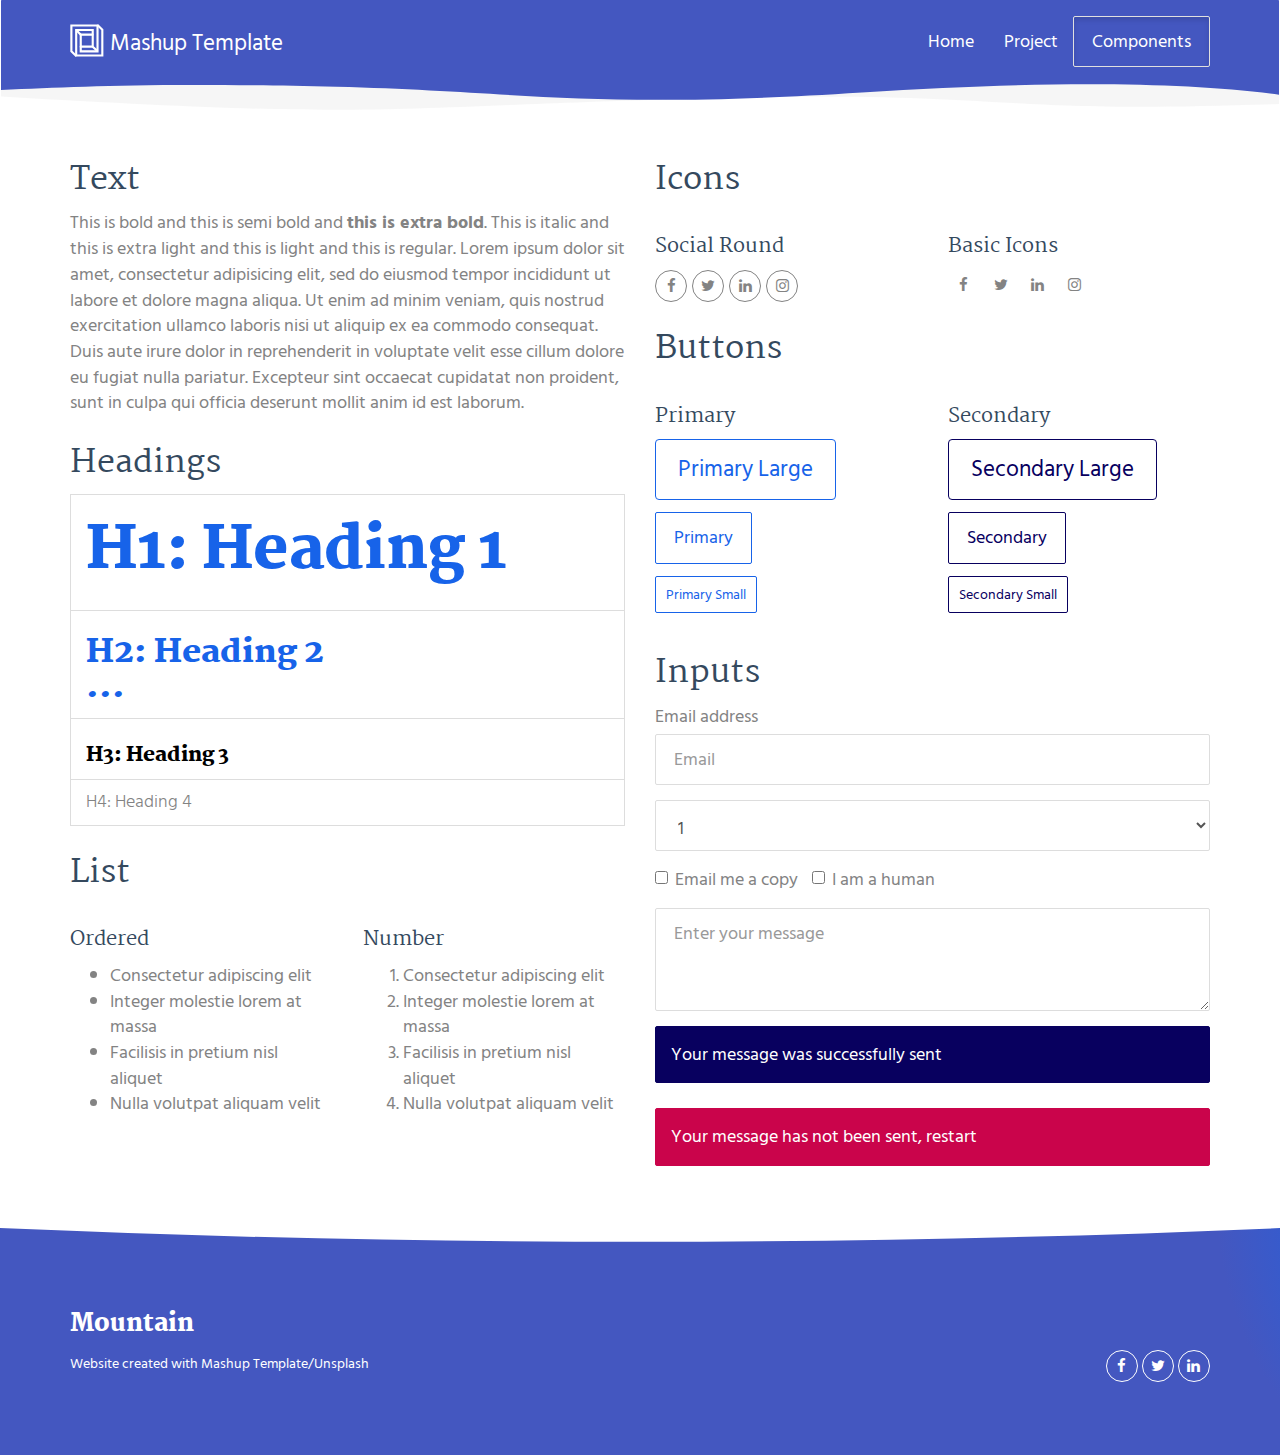
<file: components.html>
<!DOCTYPE html>
<html lang="en">

<head>
  <meta charset="UTF-8">
  <meta content="IE=edge" http-equiv="X-UA-Compatible">
  <meta content="width=device-width,initial-scale=1" name="viewport">
  <meta content="description" name="description">
  <meta name="google" content="notranslate" />
  <meta content="Mashup templates have been developped by Orson.io team" name="author">

  <!-- Disable tap highlight on IE -->
  <meta name="msapplication-tap-highlight" content="no">
  
  
  <link rel="apple-touch-icon" sizes="180x180" href="./assets/apple-icon-180x180.png">
  <link href="./assets/favicon.ico" rel="icon">

  <link href="" rel="stylesheet">


  <title>Title page</title>

<link href="./main.550dcf66.css" rel="stylesheet"></head>

<body> <!-- Add your content of header -->
<header>
  <nav class="navbar navbar-default active">
    <div class="container">
      <div class="navbar-header">
        <button type="button" class="navbar-toggle collapsed" data-toggle="collapse" data-target="#navbar-collapse" aria-expanded="false">
          <span class="sr-only">Toggle navigation</span>
          <span class="icon-bar"></span>
          <span class="icon-bar"></span>
          <span class="icon-bar"></span>
        </button>
        <a class="navbar-brand" href="./index.html" title="">
          <img src="./assets/images/mashup-icon.svg" class="navbar-logo-img" alt="">
          Mashup Template
        </a>
      </div>

      <div class="collapse navbar-collapse" id="navbar-collapse">
        <ul class="nav navbar-nav navbar-right">
          <li><a href="./index.html" title="">Home</a></li>
          <li><a href="./project.html" title="">Project</a></li>
          <li>
            <p>
              <a href="./components.html" class="btn btn-default navbar-btn" title="">Components</a>
            </p>
          </li>

        </ul>
      </div> 
    </div>
  </nav>
</header>

<!-- Add your site or app content here -->
  <div class="container">
    <div class="row">
      <div class="col-xs-12 col-md-6">

        <div class="template-example">
          <h2 class="template-title-example">Text</h2>
          <p>This is bold and this is semi bold and <b>this is extra bold</b>. This is italic and this is extra light and this is light
          and this is regular. Lorem ipsum dolor sit amet, consectetur adipisicing elit, sed do eiusmod
          tempor incididunt ut labore et dolore magna aliqua. Ut enim ad minim veniam,
          quis nostrud exercitation ullamco laboris nisi ut aliquip ex ea commodo
          consequat. Duis aute irure dolor in reprehenderit in voluptate velit esse
          cillum dolore eu fugiat nulla pariatur. Excepteur sint occaecat cupidatat non
          proident, sunt in culpa qui officia deserunt mollit anim id est laborum.
          </p>
        </div>

        <div class="template-example">
          <h2 class="template-title-example">Headings</h2>
          
          <table class="table table-bordered">
            <tr><td><h1>H1: Heading 1</h1></td></tr>
            <tr><td><h2>H2: Heading 2</h2></td></tr>
            <tr><td><h3>H3: Heading 3</h3></td></tr>
            <tr><td><h4>H4: Heading 4</h4></td></tr>
          </table>
        </div>

        <div class="template-example">
          <h2 class="template-title-example">List</h2>
          <div class="row">
            <div class="col-md-6">
              <h3 class="template-title-example">Ordered</h3>
              <ul>
                <li>Consectetur adipiscing elit</li>
                <li>Integer molestie lorem at massa</li>
                <li>Facilisis in pretium nisl aliquet</li>
                <li>Nulla volutpat aliquam velit</li>
              </ul>
            </div>
            <div class="col-md-6">
              <h3 class="template-title-example">Number</h3>
              <ol>
                <li>Consectetur adipiscing elit</li>
                <li>Integer molestie lorem at massa</li>
                <li>Facilisis in pretium nisl aliquet</li>
                <li>Nulla volutpat aliquam velit</li>
              </ol>
            </div>
          </div>
        </div>

        
      </div>

      <div class="col-xs-12 col-md-6">
        <div class="template-example">
          <h2 class="template-title-example">Icons</h2>
          
          <div class="row">
            <div class="col-md-6">
              <h3 class="template-title-example">Social Round</h2>
              <ul class="list-icons">
                <li>
                  <a href="" class="social-round-icon fa-icon">
                    <i class="fa fa-facebook"></i>
                  </a>
                </li>
                <li>
                  <a href="" class="social-round-icon fa-icon">
                    <i class="fa fa-twitter"></i>
                  </a>
                </li>
                <li>
                  <a href="" class="social-round-icon fa-icon">
                    <i class="fa fa-linkedin"></i>
                  </a>
                </li>
                <li>
                  <a href="" class="social-round-icon fa-icon">
                    <i class="fa fa-instagram"></i>
                  </a>
                </li>
              </ul>
            </div>
            <div class="col-md-6">
               <h3 class="template-title-example">Basic Icons</h2>
                <ul class="list-icons">
                  <li>
                    <span class="fa-icon">
                      <i class="fa fa-facebook"></i>
                    </span>
                  </li>
                  <li>
                    <span class="fa-icon">
                      <i class="fa fa-twitter"></i>
                    </span>
                  </li>
                  <li>
                    <span class="fa-icon">
                      <i class="fa fa-linkedin"></i>
                    </span>
                  </li>
                  <li>
                    <span class="fa-icon">
                      <i class="fa fa-instagram"></i>
                    </span>
                  </li>
                </ul>
            </div>

          </div>


          


        </div>

        <div class="template-example">
          <h2 class="template-title-example">Buttons</h2>
          <div class="row">
            <div class="col-md-6">
              <h3 class="template-title-example">Primary</h2>
              <div class="row">
                  <div class="col-md-6">
                  <p><a href="" class="btn btn-primary btn-lg">Primary Large</a></p>
                  <p><a href="" class="btn btn-primary">Primary </a></p>
                  <p><a href="" class="btn btn-primary btn-sm">Primary Small</a></p>
                </div>
              </div>

            </div>

            <div class="col-md-6">
              <h3 class="template-title-example">Secondary</h2>
              <div class="row">
                  <div class="col-md-6">
                  <p><a href="" class="btn btn-info btn-lg">Secondary Large</a></p>
                  <p><a href="" class="btn btn-info">Secondary </a></p>
                  <p><a href="" class="btn btn-info btn-sm">Secondary Small</a></p>
                </div>
              </div>
            </div>
          </div>
        </div>
        
        <div class="template-example">
          <h2 class="template-title-example">Inputs</h2>

            <div class="form-group">
              <label for="exampleInputEmail1">Email address</label>
              <input type="email" class="form-control" id="exampleInputEmail1" placeholder="Email">
            </div>

            <div class="form-group">
              <select class="form-control">
                <option>1</option>
                <option>2</option>
                <option>3</option>
                <option>4</option>
                <option>5</option>
              </select>
            </div>

            <div class="form-group">
              <label class="checkbox-inline">
                <input 
                type="checkbox" id="inlineCheckbox1" value="option1"> Email me a copy
              </label>
              <label class="checkbox-inline">
                <input type="checkbox" id="inlineCheckbox2" value="option2"> I am a human
              </label>
            </div>

            <div class="form-group">
              <textarea class="form-control" rows="3" placeholder="Enter your message"></textarea>
            </div>
            
            <div class="alert alert-success" role="alert">Your message was successfully sent</div>
            <div class="alert alert-danger" role="alert">Your message has not been sent, restart</div>
        </div>




      </div>
    </div>
  </div>

<footer class="footer-container white-text-container">
  <div class="container">
    <div class="row">

     
      <div class="col-xs-12">
        <h3>Mountain</h3>

        <div class="row">
          <div class="col-xs-12 col-sm-7">
            <p><small>Website created with <a href="http://www.mashup-template.com/" title="Create website with free html template">Mashup Template</a>/<a href="https://www.unsplash.com/" title="Beautiful Free Images">Unsplash</a></small>
            </p>
          </div>
          <div class="col-xs-12 col-sm-5">
            <p class="text-right">
              <a href="https://facebook.com/" class="social-round-icon white-round-icon fa-icon" title="">
                <i class="fa fa-facebook" aria-hidden="true"></i>
              </a>
              <a href="https://twitter.com/" class="social-round-icon white-round-icon fa-icon" title="">
                <i class="fa fa-twitter" aria-hidden="true"></i>
              </a>
              <a href="https://www.linkedin.com/" class="social-round-icon white-round-icon fa-icon" title="">
                <i class="fa fa-linkedin" aria-hidden="true"></i>
              </a>
            </p>
          </div>
        </div>
        
        
      </div>
    </div>
  </div>
</footer>

<script>
  document.addEventListener("DOMContentLoaded", function (event) {
    navActivePage();
    scrollRevelation('.reveal');
  });
</script>

<!-- Google Analytics: change UA-XXXXX-X to be your site's ID 

<script>
  (function (i, s, o, g, r, a, m) {
    i['GoogleAnalyticsObject'] = r; i[r] = i[r] || function () {
      (i[r].q = i[r].q || []).push(arguments)
    }, i[r].l = 1 * new Date(); a = s.createElement(o),
      m = s.getElementsByTagName(o)[0]; a.async = 1; a.src = g; m.parentNode.insertBefore(a, m)
  })(window, document, 'script', '//www.google-analytics.com/analytics.js', 'ga');
  ga('create', 'UA-XXXXX-X', 'auto');
  ga('send', 'pageview');
</script>

--> <script type="text/javascript" src="./main.0cf8b554.js"></script></body>

</html>
</file>
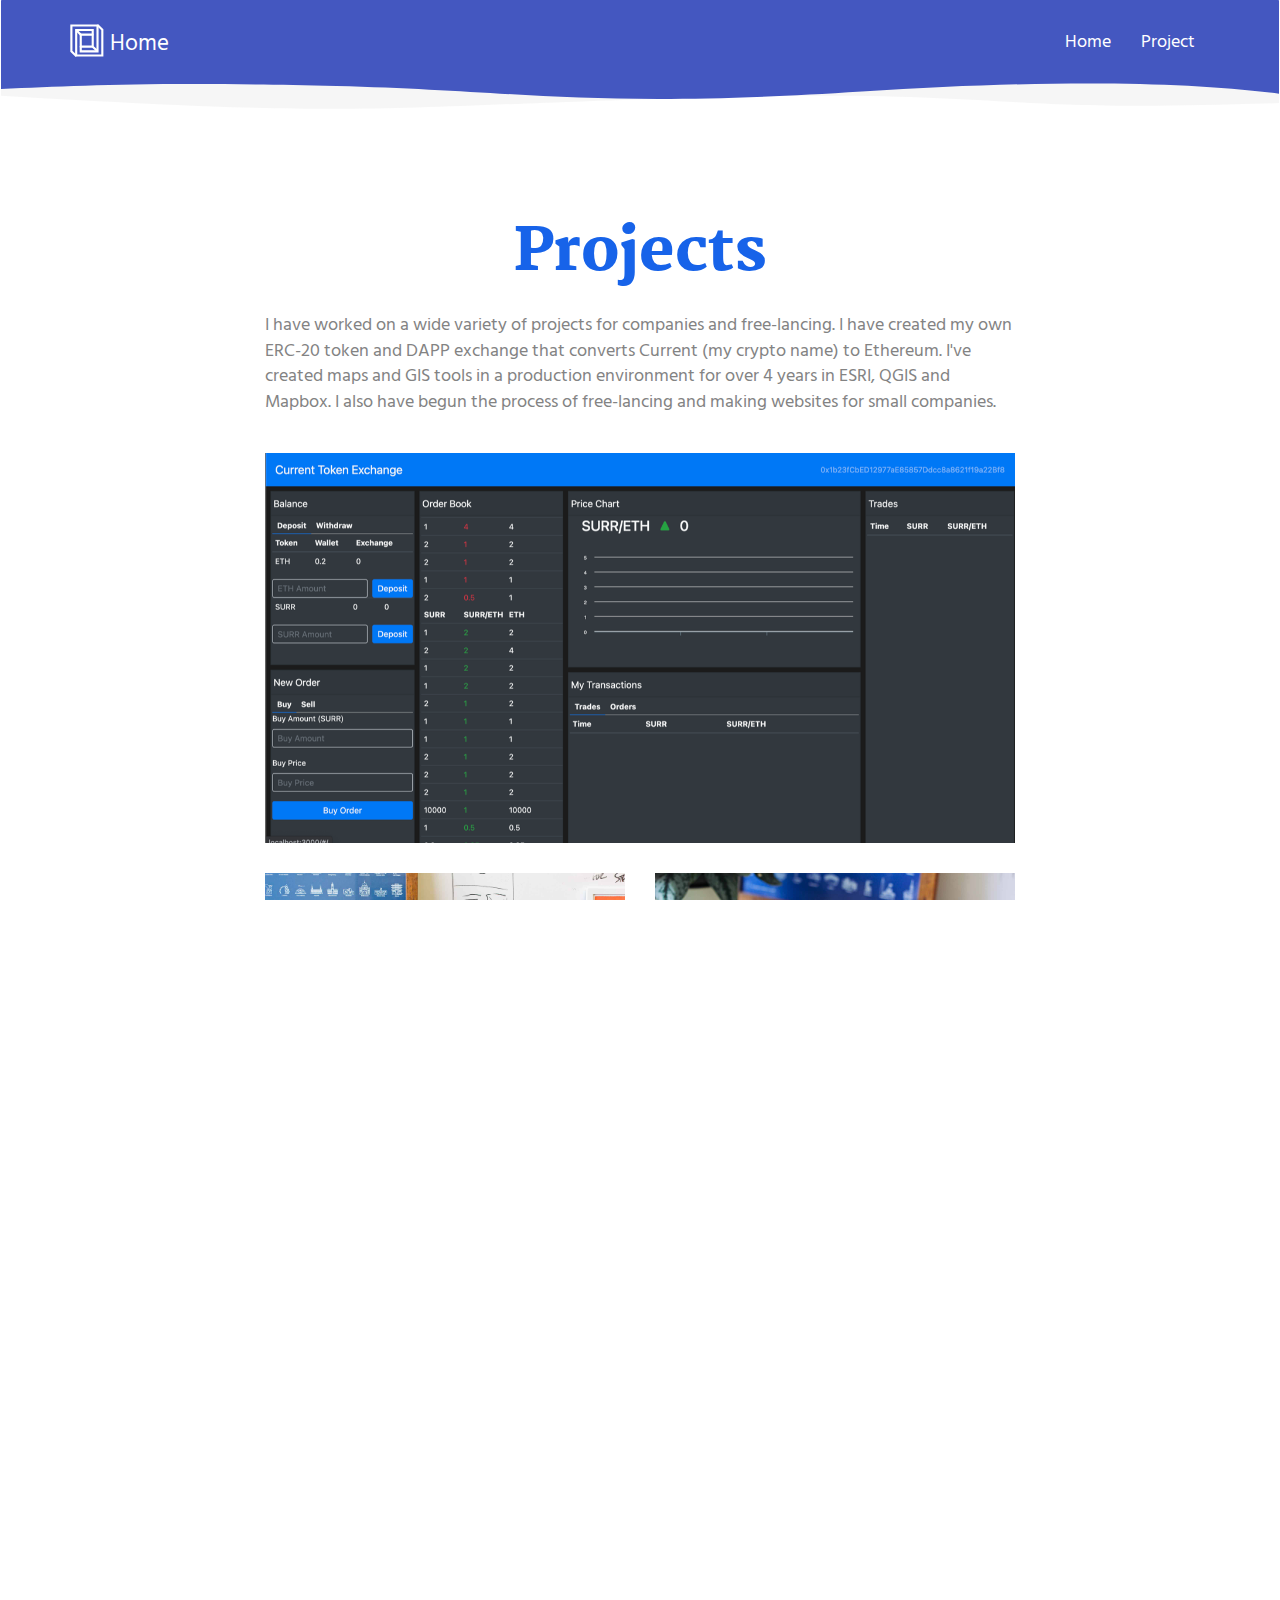
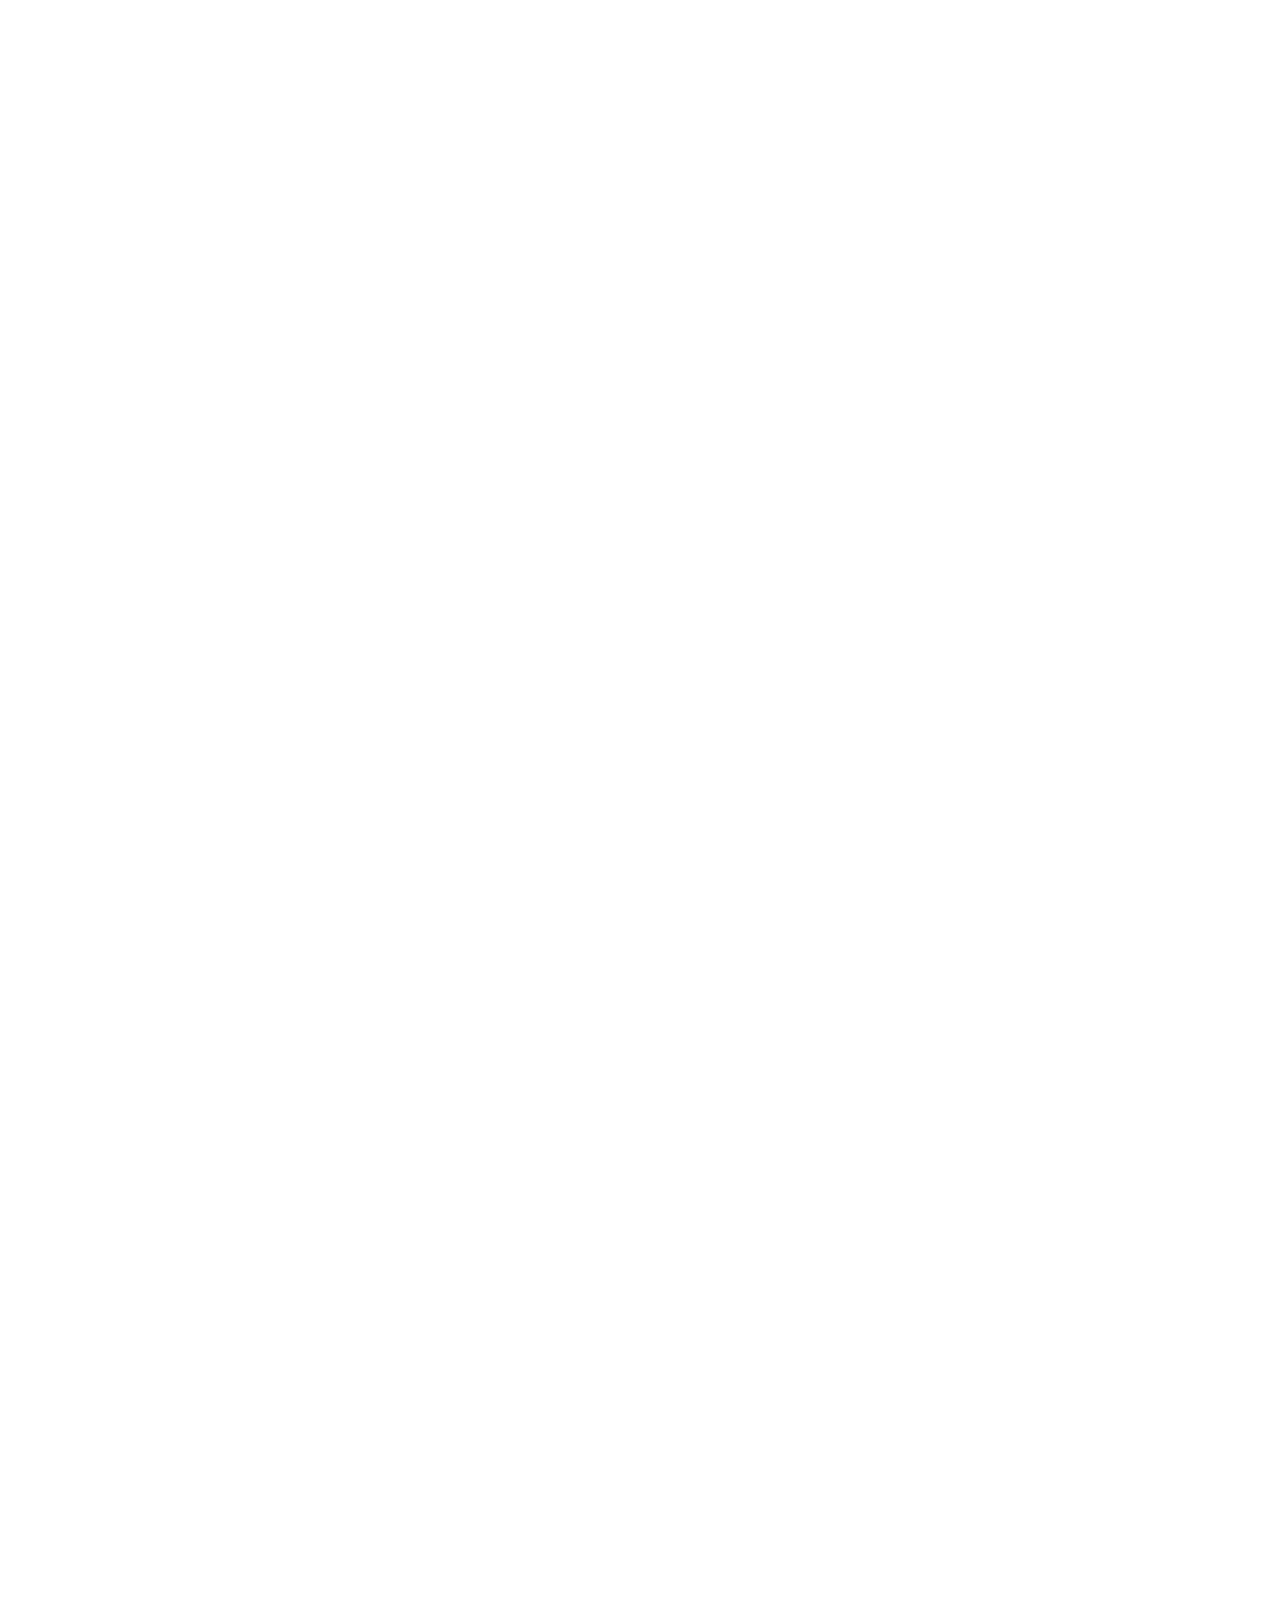
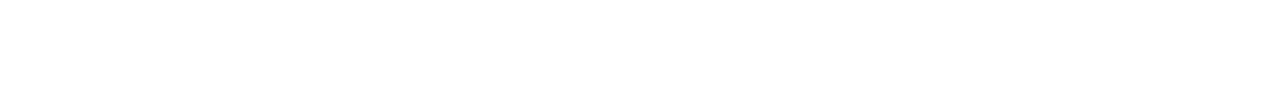
<file: project.html>
<!DOCTYPE html>
<html lang="en">
  <head>
    <meta charset="UTF-8" />
    <meta content="IE=edge" http-equiv="X-UA-Compatible" />
    <meta content="width=device-width,initial-scale=1" name="viewport" />
    <meta content="description" name="description" />
    <meta name="google" content="notranslate" />
    <meta
      content="Mashup templates have been developped by Orson.io team"
      name="author"
    />

    <!-- Disable tap highlight on IE -->
    <meta name="msapplication-tap-highlight" content="no" />

    <link
      rel="apple-touch-icon"
      sizes="180x180"
      href="./assets/apple-icon-180x180.png"
    />
    <link href="./assets/favicon.ico" rel="icon" />

    <link href="" rel="stylesheet" />
    <link href="./styles.css" rel="stylesheet" />

    <title>Title page</title>

    <link href="./main.550dcf66.css" rel="stylesheet" />
    <script src='https://api.mapbox.com/mapbox-gl-js/v2.8.0/mapbox-gl.js'></script>
  <link href='https://api.mapbox.com/mapbox-gl-js/v2.8.0/mapbox-gl.css' rel='stylesheet' />
  </head>

  <body>
   

    <!-- Add your content of header -->
    <header>
      <nav class="navbar navbar-default active">
        <div class="container">
          <div class="navbar-header">
            <button
              type="button"
              class="navbar-toggle collapsed"
              data-toggle="collapse"
              data-target="#navbar-collapse"
              aria-expanded="false"
            >
              <span class="sr-only">Toggle navigation</span>
              <span class="icon-bar"></span>
              <span class="icon-bar"></span>
              <span class="icon-bar"></span>
            </button>
            <a class="navbar-brand" href="./index.html" title="">
              <img
                src="./assets/images/mashup-icon.svg"
                class="navbar-logo-img"
                alt=""
              />
              Home
            </a>
          </div>

          <div class="collapse navbar-collapse" id="navbar-collapse">
            <ul class="nav navbar-nav navbar-right">
              <li><a href="./index.html" title="">Home</a></li>
              <li><a href="./project.html" title="">Project</a></li>
              <li>
                <!-- <p>
                  <a
                    href="./components.html"
                    class="btn btn-default navbar-btn"
                    title=""
                    >Components</a
                  >
                </p> -->
              </li>
            </ul>
          </div>
        </div>
      </nav>
    </header>

    <div class="section-container">
      <div class="container">
        <div class="row">
          <div class="col-xs-12 col-md-8 col-md-offset-2">
            <h1 class="text-center">Projects</h1>
            <p>
              I have worked on a wide variety of projects for companies and free-lancing. I have created my own ERC-20 token and DAPP exchange that converts Current (my crypto name) to Ethereum. I've created maps and GIS tools in a production environment for over 4 years in ESRI, QGIS and Mapbox. I also have begun the process of free-lancing and making websites for small companies. 
            </p>
            <br>

            <div class="section-container-spacer">
              <img
                src="./assets/images/DAPP.png"
                alt=""
                class="img-responsive reveal-content"
                data-action="zoom"
              />
            </div>

            <div class="row">
              <div class="col-xs-6">
                <img
                  src="./assets/images/img-04.jpg"
                  alt=""
                  class="img-responsive reveal-content"
                  data-action="zoom"
                />
              </div>
              <div class="col-xs-6">
                <img
                  src="./assets/images/img-07.jpg"
                  alt=""
                  class="img-responsive reveal-content"
                  data-action="zoom"
                />
              </div>
            </div>
          </div>
        </div>
      </div>
    </div>

    <div class="maps-container">
      <div class="container">
        <div class="col-xs-12 col-md-8 col-md-offset-2">
          <h2 class="text-center">Maps</h2>
          <div class="section-container-spacer">
            <p class="mapText"> 
             I have been designing and continually fascinated by the power of maps for nearly all my life. It's one of the few disiplines that is a combination of data and art, sometimes more one than another.
            </p>
            <!-- <p>
              Lorem ipsum dolor sit amet, consectetur adipisicing elit, sed do
              eiusmod tempor incididunt ut labore et dolore magna aliqua. Ut
              enim ad minim veniam, quis nostrud exercitation ullamco laboris
              nisi ut aliquip ex ea commodo consequat. Duis aute irure dolor in
              reprehenderit in voluptate velit esse cillum dolore eu fugiat
              nulla pariatur. Excepteur sint occaecat cupidatat non proident,
              sunt in culpa qui officia deserunt mollit anim id est laborum.
            </p> -->
          </div>
          <div class="flex-container">
            <div class="mapbox1">
              <iframe
                width="100%"
                height="400px"
                src="https://api.mapbox.com/styles/v1/jpegmountainman/cl1pg6kxc001i14s6yhiq6i9l.html?title=false&access_token=pk.eyJ1IjoianBlZ21vdW50YWlubWFuIiwiYSI6ImNsMDMxMG9hZTBmeHAzZG1tOTd2NWxhZnkifQ.aXMcmbPG90l2w8KFx8E2RA&zoomwheel=false#8.47/39.4281/-109.6385"
                title="hillshade - blue"
                alt="blues"
                style="border: none"
                
              ></iframe>
            </div>
            <div class="mapbox2">
              <iframe
                width="100%"
                height="400px"
                src="https://api.mapbox.com/styles/v1/jpegmountainman/cl1piizy9001m14mowkswd0zb.html?title=false&access_token=pk.eyJ1IjoianBlZ21vdW50YWlubWFuIiwiYSI6ImNsMDMxMG9hZTBmeHAzZG1tOTd2NWxhZnkifQ.aXMcmbPG90l2w8KFx8E2RA&zoomwheel=false#1.62/10.7/-3.6"
                title="Global Fire Concentration"
                alt="Fire"
                style="border: none"
              ></iframe>
              </div>
              <div class="mapbox3">
                <iframe
                  width="100%"
                  height="400px"
                  src="./assets/images/ticketingapp.JPG"
                  title="Global Fire Concentration"
                  alt="Fire"
                  style="border: none"
                  
                ></iframe>
                </div>
              


              </div>
            
              </div>
              </div>
              </div>
            </div>
          </div>
        </div>
      </div>
    </div>

    <div class="section-container">
      <div class="container text-center">
        <div class="row section-container-spacer">
          <div class="col-xs-12 col-md-12">
            <h3>Enjoying what you see?</h3>
            <p>
              <a
                href="https://www.facebook.com/dajuracek"
                class="social-round-icon fa-icon"
                title=""
              >
                <i class="fa fa-facebook" aria-hidden="true"></i>
              </a>
              <a
                href="https://twitter.com/"
                class="social-round-icon fa-icon"
                title=""
              >
                <i class="fa fa-twitter" aria-hidden="true"></i>
              </a>
              <a
                href="https://www.linkedin.com/in/derek-juracek-597721196/"
                class="social-round-icon fa-icon"
                title=""
              >
                <i class="fa fa-linkedin" aria-hidden="true"></i>
              </a>
            </p>
          </div>
        </div>
      </div>
    </div>

    <footer class="footer-container white-text-container">
      <div class="container">
        <div class="row">
          <div class="col-xs-12">
            <h3>Mountain</h3>

            <div class="row">
              <div class="col-xs-12 col-sm-7">
                <p>
                  <small
                    >Website created with
                    <a
                      href="http://www.mashup-template.com/"
                      title="Create website with free html template"
                      >Mashup Template</a
                    >/<a
                      href="https://www.unsplash.com/"
                      title="Beautiful Free Images"
                      >Unsplash</a
                    ></small
                  >
                </p>
              </div>
              <div class="col-xs-12 col-sm-5">
                <p class="text-right">
                  <a
                    href="https://facebook.com/"
                    class="social-round-icon white-round-icon fa-icon"
                    title=""
                  >
                    <i class="fa fa-facebook" aria-hidden="true"></i>
                  </a>
                  <a
                    href="https://twitter.com/"
                    class="social-round-icon white-round-icon fa-icon"
                    title=""
                  >
                    <i class="fa fa-twitter" aria-hidden="true"></i>
                  </a>
                  <a
                    href="https://www.linkedin.com/"
                    class="social-round-icon white-round-icon fa-icon"
                    title=""
                  >
                    <i class="fa fa-linkedin" aria-hidden="true"></i>
                  </a>
                </p>
              </div>
            </div>
          </div>
        </div>
      </div>
    </footer>

    <script>
      document.addEventListener("DOMContentLoaded", function (event) {
        navActivePage();
        scrollRevelation(".reveal");
      });
    </script>

    <!-- Google Analytics: change UA-XXXXX-X to be your site's ID 

<script>
  (function (i, s, o, g, r, a, m) {
    i['GoogleAnalyticsObject'] = r; i[r] = i[r] || function () {
      (i[r].q = i[r].q || []).push(arguments)
    }, i[r].l = 1 * new Date(); a = s.createElement(o),
      m = s.getElementsByTagName(o)[0]; a.async = 1; a.src = g; m.parentNode.insertBefore(a, m)
  })(window, document, 'script', '//www.google-analytics.com/analytics.js', 'ga');
  ga('create', 'UA-XXXXX-X', 'auto');
  ga('send', 'pageview');
</script>

-->
    <script type="text/javascript" src="./main.0cf8b554.js"></script>
  </body>
</html>
</file>
<file: styles.css>
.flex-container {
  width: 100%;
  display: flex;
  flex-direction: column;
  padding: 0;
  margin: 0;
}

.mapbox1 {
  border: 2px solid black;
}

.mapbox2 {
  margin-top: 5em;
}

.mapbox3 {
  margin-top: 5em;
  object-fit: contain;
}

.mapText {
  text-align: center;
}

.maps-container {
  padding: 0;
  margin: 0;
}
html,
body {
  perspective: 800px;
  margin: 0;
  width: 100%;
  height: 100%;
  overflow: auto;
  font-family: -apple-system, BlinkMacSystemFont, Segoe UI, Roboto,
    Helvetica Neue, Arial, sans-serif;
}

.wrapper {
  width: 100%;
  height: 100%;
  position: relative;
  display: flex;
  justify-content: center;
  align-items: center;
  text-align: center;
  cursor: default;
}

h1 {
  font-size: 50px;
  margin: 0 auto 10px;
}

a {
  color: #232323;
  text-decoration: none;
}

a:hover {
  text-decoration: underline;
}

.circle {
  width: 40px;
  height: 40px;
  background: linear-gradient(to top left, #0062be, #00a2fe);
  border-radius: 50%;
  position: absolute;
  top: 50%;
  left: 50%;
  margin: -20px 0 0 -20px;
  pointer-events: none;
  mix-blend-mode: multiply;
  z-index: 10;
}
</file>
<file: main.550dcf66.css>
@import url(https://fonts.googleapis.com/css?family=Hind+Siliguri:300,600|Martel:400,900);
@import url(https://maxcdn.bootstrapcdn.com/font-awesome/4.7.0/css/font-awesome.min.css); /*!
 * Bootstrap v3.3.7 (http://getbootstrap.com)
 * Licensed under MIT (https://github.com/twbs/bootstrap/blob/master/LICENSE)
 */
/*! normalize.css v3.0.3 | MIT License | github.com/necolas/normalize.css */
html {
  font-family: sans-serif;
  -ms-text-size-adjust: 100%;
  -webkit-text-size-adjust: 100%;
}
body {
  margin: 0;
}
article,
aside,
details,
figcaption,
figure,
footer,
header,
hgroup,
main,
menu,
nav,
section,
summary {
  display: block;
}
audio,
canvas,
progress,
video {
  display: inline-block;
  vertical-align: baseline;
}
audio:not([controls]) {
  display: none;
  height: 0;
}
[hidden],
template {
  display: none;
}
a {
  background-color: transparent;
}
a:active,
a:hover {
  outline: 0;
}
abbr[title] {
  border-bottom: 1px dotted;
}
b,
strong {
  font-weight: 700;
}
dfn {
  font-style: italic;
}
h1 {
  font-size: 2em;
  margin: 0.67em 0;
}
mark {
  background: #ff0;
  color: #000;
}
small {
  font-size: 80%;
}
sub,
sup {
  font-size: 75%;
  line-height: 0;
  position: relative;
  vertical-align: baseline;
}
sup {
  top: -0.5em;
}
sub {
  bottom: -0.25em;
}
img {
  border: 0;
}
svg:not(:root) {
  overflow: hidden;
}
figure {
  margin: 1em 40px;
}
hr {
  box-sizing: content-box;
  height: 0;
}
pre {
  overflow: auto;
}
code,
kbd,
pre,
samp {
  font-family: monospace, monospace;
  font-size: 1em;
}
button,
input,
optgroup,
select,
textarea {
  color: inherit;
  font: inherit;
  margin: 0;
}
button {
  overflow: visible;
}
button,
select {
  text-transform: none;
}
button,
html input[type="button"],
input[type="reset"],
input[type="submit"] {
  -webkit-appearance: button;
  cursor: pointer;
}
button[disabled],
html input[disabled] {
  cursor: default;
}
button::-moz-focus-inner,
input::-moz-focus-inner {
  border: 0;
  padding: 0;
}
input {
  line-height: normal;
}
input[type="checkbox"],
input[type="radio"] {
  box-sizing: border-box;
  padding: 0;
}
input[type="number"]::-webkit-inner-spin-button,
input[type="number"]::-webkit-outer-spin-button {
  height: auto;
}
input[type="search"] {
  -webkit-appearance: textfield;
  box-sizing: content-box;
}
input[type="search"]::-webkit-search-cancel-button,
input[type="search"]::-webkit-search-decoration {
  -webkit-appearance: none;
}
fieldset {
  border: 1px solid silver;
  margin: 0 2px;
  padding: 0.35em 0.625em 0.75em;
}
textarea {
  overflow: auto;
}
optgroup {
  font-weight: 700;
}
table {
  border-collapse: collapse;
  border-spacing: 0;
}
td,
th {
  padding: 0;
}

/*! Source: https://github.com/h5bp/html5-boilerplate/blob/master/src/css/main.css */
@media print {
  *,
  :after,
  :before {
    background: transparent !important;
    color: #000 !important;
    box-shadow: none !important;
    text-shadow: none !important;
  }
  a,
  a:visited {
    text-decoration: underline;
  }
  a[href]:after {
    content: " (" attr(href) ")";
  }
  abbr[title]:after {
    content: " (" attr(title) ")";
  }
  a[href^="#"]:after,
  a[href^="javascript:"]:after {
    content: "";
  }
  blockquote,
  pre {
    border: 1px solid #999;
    page-break-inside: avoid;
  }
  thead {
    display: table-header-group;
  }
  img,
  tr {
    page-break-inside: avoid;
  }
  img {
    max-width: 100% !important;
  }
  h2,
  h3,
  p {
    orphans: 3;
    widows: 3;
  }
  h2,
  h3 {
    page-break-after: avoid;
  }
  .navbar {
    display: none;
  }
  .btn > .caret,
  .dropup > .btn > .caret {
    border-top-color: #000 !important;
  }
  .label {
    border: 1px solid #000;
  }
  .table {
    border-collapse: collapse !important;
  }
  .table td,
  .table th {
    background-color: #fff !important;
  }
  .table-bordered td,
  .table-bordered th {
    border: 1px solid #ddd !important;
  }
}
*,
:after,
:before {
  -webkit-box-sizing: border-box;
  -moz-box-sizing: border-box;
  box-sizing: border-box;
}
html {
  font-size: 10px;
  -webkit-tap-highlight-color: transparent;
}
body {
  font-family: Hind Siliguri, Helvetica, Arial, sans-serif;
  font-size: 18px;
  line-height: 1.42857;
  color: #838383;
  background-color: #fff;
}
button,
input,
select,
textarea {
  font-family: inherit;
  font-size: inherit;
  line-height: inherit;
}
a {
  color: #1763e9;
  text-decoration: none;
}
a:focus,
a:hover {
  color: #1045a4;
  text-decoration: underline;
}
a:focus {
  outline: 5px auto -webkit-focus-ring-color;
  outline-offset: -2px;
}
figure {
  margin: 0;
}
img {
  vertical-align: middle;
}
.img-responsive {
  display: block;
  max-width: 100%;
  height: auto;
}
.img-rounded {
  border-radius: 4px;
}
.img-thumbnail {
  padding: 4px;
  line-height: 1.42857;
  background-color: #fff;
  border: 1px solid #ddd;
  border-radius: 2px;
  -webkit-transition: all 0.2s ease-in-out;
  -o-transition: all 0.2s ease-in-out;
  transition: all 0.2s ease-in-out;
  display: inline-block;
  max-width: 100%;
  height: auto;
}
.img-circle {
  border-radius: 50%;
}
hr {
  margin-top: 25px;
  margin-bottom: 25px;
  border: 0;
  border-top: 1px solid #eee;
}
.sr-only {
  position: absolute;
  width: 1px;
  height: 1px;
  margin: -1px;
  padding: 0;
  overflow: hidden;
  clip: rect(0, 0, 0, 0);
  border: 0;
}
.sr-only-focusable:active,
.sr-only-focusable:focus {
  position: static;
  width: auto;
  height: auto;
  margin: 0;
  overflow: visible;
  clip: auto;
}
[role="button"] {
  cursor: pointer;
}
.h1,
.h2,
.h3,
.h4,
.h5,
.h6,
h1,
h2,
h3,
h4,
h5,
h6 {
  font-family: Martel, Times New Roman, Times, serif;
  font-weight: 900;
  line-height: 1.1;
  color: #1763e9;
}
.h1 .small,
.h1 small,
.h2 .small,
.h2 small,
.h3 .small,
.h3 small,
.h4 .small,
.h4 small,
.h5 .small,
.h5 small,
.h6 .small,
.h6 small,
h1 .small,
h1 small,
h2 .small,
h2 small,
h3 .small,
h3 small,
h4 .small,
h4 small,
h5 .small,
h5 small,
h6 .small,
h6 small {
  font-weight: 400;
  line-height: 1;
  color: #777;
}
.h1,
.h2,
.h3,
h1,
h2,
h3 {
  margin-top: 25px;
  margin-bottom: 12.5px;
}
.h1 .small,
.h1 small,
.h2 .small,
.h2 small,
.h3 .small,
.h3 small,
h1 .small,
h1 small,
h2 .small,
h2 small,
h3 .small,
h3 small {
  font-size: 65%;
}
.h4,
.h5,
.h6,
h4,
h5,
h6 {
  margin-top: 12.5px;
  margin-bottom: 12.5px;
}
.h4 .small,
.h4 small,
.h5 .small,
.h5 small,
.h6 .small,
.h6 small,
h4 .small,
h4 small,
h5 .small,
h5 small,
h6 .small,
h6 small {
  font-size: 75%;
}
.h1,
h1 {
  font-size: 59px;
}
.h2,
h2 {
  font-size: 31px;
}
.h3,
h3 {
  font-size: 24px;
}
.h4,
.h5,
h4,
h5 {
  font-size: 18px;
}
.h6,
h6 {
  font-size: 16px;
}
p {
  margin: 0 0 12.5px;
}
.lead {
  margin-bottom: 25px;
  font-size: 20px;
  font-weight: 300;
  line-height: 1.4;
}
@media (min-width: 768px) {
  .lead {
    font-size: 27px;
  }
}
.small,
small {
  font-size: 77%;
}
.mark,
mark {
  background-color: #fcf8e3;
  padding: 0.2em;
}
.text-left {
  text-align: left;
}
.text-right {
  text-align: right;
}
.text-center {
  text-align: center;
}
.text-justify {
  text-align: justify;
}
.text-nowrap {
  white-space: nowrap;
}
.text-lowercase {
  text-transform: lowercase;
}
.initialism,
.text-uppercase {
  text-transform: uppercase;
}
.text-capitalize {
  text-transform: capitalize;
}
.text-muted {
  color: #777;
}
.text-primary {
  color: #1763e9;
}
a.text-primary:focus,
a.text-primary:hover {
  color: #124fbb;
}
.text-success {
  color: #fff;
}
a.text-success:focus,
a.text-success:hover {
  color: #e6e6e6;
}
.text-info {
  color: #31708f;
}
a.text-info:focus,
a.text-info:hover {
  color: #245269;
}
.text-warning {
  color: #8a6d3b;
}
a.text-warning:focus,
a.text-warning:hover {
  color: #66512c;
}
.text-danger {
  color: #fff;
}
a.text-danger:focus,
a.text-danger:hover {
  color: #e6e6e6;
}
.bg-primary {
  color: #fff;
  background-color: #1763e9;
}
a.bg-primary:focus,
a.bg-primary:hover {
  background-color: #124fbb;
}
.bg-success {
  background-color: #08005f;
}
a.bg-success:focus,
a.bg-success:hover {
  background-color: #04002c;
}
.bg-info {
  background-color: #d9edf7;
}
a.bg-info:focus,
a.bg-info:hover {
  background-color: #afd9ee;
}
.bg-warning {
  background-color: #fcf8e3;
}
a.bg-warning:focus,
a.bg-warning:hover {
  background-color: #f7ecb5;
}
.bg-danger {
  background-color: #ca044b;
}
a.bg-danger:focus,
a.bg-danger:hover {
  background-color: #980338;
}
.page-header {
  padding-bottom: 11.5px;
  margin: 50px 0 25px;
  border-bottom: 1px solid #eee;
}
ol,
ul {
  margin-top: 0;
  margin-bottom: 12.5px;
}
ol ol,
ol ul,
ul ol,
ul ul {
  margin-bottom: 0;
}
.list-inline,
.list-unstyled {
  padding-left: 0;
  list-style: none;
}
.list-inline {
  margin-left: -5px;
}
.list-inline > li {
  display: inline-block;
  padding-left: 5px;
  padding-right: 5px;
}
dl {
  margin-top: 0;
  margin-bottom: 25px;
}
dd,
dt {
  line-height: 1.42857;
}
dt {
  font-weight: 700;
}
dd {
  margin-left: 0;
}
.dl-horizontal dd:after,
.dl-horizontal dd:before {
  content: " ";
  display: table;
}
.dl-horizontal dd:after {
  clear: both;
}
@media (min-width: 768px) {
  .dl-horizontal dt {
    float: left;
    width: 160px;
    clear: left;
    text-align: right;
    overflow: hidden;
    text-overflow: ellipsis;
    white-space: nowrap;
  }
  .dl-horizontal dd {
    margin-left: 180px;
  }
}
abbr[data-original-title],
abbr[title] {
  cursor: help;
  border-bottom: 1px dotted #777;
}
.initialism {
  font-size: 90%;
}
blockquote {
  padding: 12.5px 25px;
  margin: 0 0 25px;
  font-size: 22.5px;
  border-left: 5px solid #eee;
}
blockquote ol:last-child,
blockquote p:last-child,
blockquote ul:last-child {
  margin-bottom: 0;
}
blockquote .small,
blockquote footer,
blockquote small {
  display: block;
  font-size: 80%;
  line-height: 1.42857;
  color: #777;
}
blockquote .small:before,
blockquote footer:before,
blockquote small:before {
  content: "\2014   \A0";
}
.blockquote-reverse,
blockquote.pull-right {
  padding-right: 15px;
  padding-left: 0;
  border-right: 5px solid #eee;
  border-left: 0;
  text-align: right;
}
.blockquote-reverse .small:before,
.blockquote-reverse footer:before,
.blockquote-reverse small:before,
blockquote.pull-right .small:before,
blockquote.pull-right footer:before,
blockquote.pull-right small:before {
  content: "";
}
.blockquote-reverse .small:after,
.blockquote-reverse footer:after,
.blockquote-reverse small:after,
blockquote.pull-right .small:after,
blockquote.pull-right footer:after,
blockquote.pull-right small:after {
  content: "\A0   \2014";
}
address {
  margin-bottom: 25px;
  font-style: normal;
  line-height: 1.42857;
}
code,
kbd,
pre,
samp {
  font-family: Menlo, Monaco, Consolas, Courier New, monospace;
}
code {
  color: #c7254e;
  background-color: #f9f2f4;
}
code,
kbd {
  padding: 2px 4px;
  font-size: 90%;
  border-radius: 2px;
}
kbd {
  color: #fff;
  background-color: #333;
  box-shadow: inset 0 -1px 0 rgba(0, 0, 0, 0.25);
}
kbd kbd {
  padding: 0;
  font-size: 100%;
  font-weight: 700;
  box-shadow: none;
}
pre {
  display: block;
  padding: 12px;
  margin: 0 0 12.5px;
  font-size: 17px;
  line-height: 1.42857;
  word-break: break-all;
  word-wrap: break-word;
  color: #333;
  background-color: #f5f5f5;
  border: 1px solid #ccc;
  border-radius: 2px;
}
pre code {
  padding: 0;
  font-size: inherit;
  color: inherit;
  white-space: pre-wrap;
  background-color: transparent;
  border-radius: 0;
}
.pre-scrollable {
  max-height: 340px;
  overflow-y: scroll;
}
.container {
  margin-right: auto;
  margin-left: auto;
  padding-left: 15px;
  padding-right: 15px;
}
.container:after,
.container:before {
  content: " ";
  display: table;
}
.container:after {
  clear: both;
}
@media (min-width: 768px) {
  .container {
    width: 750px;
  }
}
@media (min-width: 992px) {
  .container {
    width: 970px;
  }
}
@media (min-width: 1200px) {
  .container {
    width: 1170px;
  }
}
.container-fluid {
  margin-right: auto;
  margin-left: auto;
  padding-left: 15px;
  padding-right: 15px;
}
.container-fluid:after,
.container-fluid:before {
  content: " ";
  display: table;
}
.container-fluid:after {
  clear: both;
}
.row {
  margin-left: -15px;
  margin-right: -15px;
}
.row:after,
.row:before {
  content: " ";
  display: table;
}
.row:after {
  clear: both;
}
.col-lg-1,
.col-lg-2,
.col-lg-3,
.col-lg-4,
.col-lg-5,
.col-lg-6,
.col-lg-7,
.col-lg-8,
.col-lg-9,
.col-lg-10,
.col-lg-11,
.col-lg-12,
.col-md-1,
.col-md-2,
.col-md-3,
.col-md-4,
.col-md-5,
.col-md-6,
.col-md-7,
.col-md-8,
.col-md-9,
.col-md-10,
.col-md-11,
.col-md-12,
.col-sm-1,
.col-sm-2,
.col-sm-3,
.col-sm-4,
.col-sm-5,
.col-sm-6,
.col-sm-7,
.col-sm-8,
.col-sm-9,
.col-sm-10,
.col-sm-11,
.col-sm-12,
.col-xs-1,
.col-xs-2,
.col-xs-3,
.col-xs-4,
.col-xs-5,
.col-xs-6,
.col-xs-7,
.col-xs-8,
.col-xs-9,
.col-xs-10,
.col-xs-11,
.col-xs-12 {
  position: relative;
  min-height: 1px;
  padding-left: 15px;
  padding-right: 15px;
}
.col-xs-1,
.col-xs-2,
.col-xs-3,
.col-xs-4,
.col-xs-5,
.col-xs-6,
.col-xs-7,
.col-xs-8,
.col-xs-9,
.col-xs-10,
.col-xs-11,
.col-xs-12 {
  float: left;
}
.col-xs-1 {
  width: 8.33333%;
}
.col-xs-2 {
  width: 16.66667%;
}
.col-xs-3 {
  width: 25%;
}
.col-xs-4 {
  width: 33.33333%;
}
.col-xs-5 {
  width: 41.66667%;
}
.col-xs-6 {
  width: 50%;
}
.col-xs-7 {
  width: 58.33333%;
}
.col-xs-8 {
  width: 66.66667%;
}
.col-xs-9 {
  width: 75%;
}
.col-xs-10 {
  width: 83.33333%;
}
.col-xs-11 {
  width: 91.66667%;
}
.col-xs-12 {
  width: 100%;
}
.col-xs-pull-0 {
  right: auto;
}
.col-xs-pull-1 {
  right: 8.33333%;
}
.col-xs-pull-2 {
  right: 16.66667%;
}
.col-xs-pull-3 {
  right: 25%;
}
.col-xs-pull-4 {
  right: 33.33333%;
}
.col-xs-pull-5 {
  right: 41.66667%;
}
.col-xs-pull-6 {
  right: 50%;
}
.col-xs-pull-7 {
  right: 58.33333%;
}
.col-xs-pull-8 {
  right: 66.66667%;
}
.col-xs-pull-9 {
  right: 75%;
}
.col-xs-pull-10 {
  right: 83.33333%;
}
.col-xs-pull-11 {
  right: 91.66667%;
}
.col-xs-pull-12 {
  right: 100%;
}
.col-xs-push-0 {
  left: auto;
}
.col-xs-push-1 {
  left: 8.33333%;
}
.col-xs-push-2 {
  left: 16.66667%;
}
.col-xs-push-3 {
  left: 25%;
}
.col-xs-push-4 {
  left: 33.33333%;
}
.col-xs-push-5 {
  left: 41.66667%;
}
.col-xs-push-6 {
  left: 50%;
}
.col-xs-push-7 {
  left: 58.33333%;
}
.col-xs-push-8 {
  left: 66.66667%;
}
.col-xs-push-9 {
  left: 75%;
}
.col-xs-push-10 {
  left: 83.33333%;
}
.col-xs-push-11 {
  left: 91.66667%;
}
.col-xs-push-12 {
  left: 100%;
}
.col-xs-offset-0 {
  margin-left: 0;
}
.col-xs-offset-1 {
  margin-left: 8.33333%;
}
.col-xs-offset-2 {
  margin-left: 16.66667%;
}
.col-xs-offset-3 {
  margin-left: 25%;
}
.col-xs-offset-4 {
  margin-left: 33.33333%;
}
.col-xs-offset-5 {
  margin-left: 41.66667%;
}
.col-xs-offset-6 {
  margin-left: 50%;
}
.col-xs-offset-7 {
  margin-left: 58.33333%;
}
.col-xs-offset-8 {
  margin-left: 66.66667%;
}
.col-xs-offset-9 {
  margin-left: 75%;
}
.col-xs-offset-10 {
  margin-left: 83.33333%;
}
.col-xs-offset-11 {
  margin-left: 91.66667%;
}
.col-xs-offset-12 {
  margin-left: 100%;
}
@media (min-width: 768px) {
  .col-sm-1,
  .col-sm-2,
  .col-sm-3,
  .col-sm-4,
  .col-sm-5,
  .col-sm-6,
  .col-sm-7,
  .col-sm-8,
  .col-sm-9,
  .col-sm-10,
  .col-sm-11,
  .col-sm-12 {
    float: left;
  }
  .col-sm-1 {
    width: 8.33333%;
  }
  .col-sm-2 {
    width: 16.66667%;
  }
  .col-sm-3 {
    width: 25%;
  }
  .col-sm-4 {
    width: 33.33333%;
  }
  .col-sm-5 {
    width: 41.66667%;
  }
  .col-sm-6 {
    width: 50%;
  }
  .col-sm-7 {
    width: 58.33333%;
  }
  .col-sm-8 {
    width: 66.66667%;
  }
  .col-sm-9 {
    width: 75%;
  }
  .col-sm-10 {
    width: 83.33333%;
  }
  .col-sm-11 {
    width: 91.66667%;
  }
  .col-sm-12 {
    width: 100%;
  }
  .col-sm-pull-0 {
    right: auto;
  }
  .col-sm-pull-1 {
    right: 8.33333%;
  }
  .col-sm-pull-2 {
    right: 16.66667%;
  }
  .col-sm-pull-3 {
    right: 25%;
  }
  .col-sm-pull-4 {
    right: 33.33333%;
  }
  .col-sm-pull-5 {
    right: 41.66667%;
  }
  .col-sm-pull-6 {
    right: 50%;
  }
  .col-sm-pull-7 {
    right: 58.33333%;
  }
  .col-sm-pull-8 {
    right: 66.66667%;
  }
  .col-sm-pull-9 {
    right: 75%;
  }
  .col-sm-pull-10 {
    right: 83.33333%;
  }
  .col-sm-pull-11 {
    right: 91.66667%;
  }
  .col-sm-pull-12 {
    right: 100%;
  }
  .col-sm-push-0 {
    left: auto;
  }
  .col-sm-push-1 {
    left: 8.33333%;
  }
  .col-sm-push-2 {
    left: 16.66667%;
  }
  .col-sm-push-3 {
    left: 25%;
  }
  .col-sm-push-4 {
    left: 33.33333%;
  }
  .col-sm-push-5 {
    left: 41.66667%;
  }
  .col-sm-push-6 {
    left: 50%;
  }
  .col-sm-push-7 {
    left: 58.33333%;
  }
  .col-sm-push-8 {
    left: 66.66667%;
  }
  .col-sm-push-9 {
    left: 75%;
  }
  .col-sm-push-10 {
    left: 83.33333%;
  }
  .col-sm-push-11 {
    left: 91.66667%;
  }
  .col-sm-push-12 {
    left: 100%;
  }
  .col-sm-offset-0 {
    margin-left: 0;
  }
  .col-sm-offset-1 {
    margin-left: 8.33333%;
  }
  .col-sm-offset-2 {
    margin-left: 16.66667%;
  }
  .col-sm-offset-3 {
    margin-left: 25%;
  }
  .col-sm-offset-4 {
    margin-left: 33.33333%;
  }
  .col-sm-offset-5 {
    margin-left: 41.66667%;
  }
  .col-sm-offset-6 {
    margin-left: 50%;
  }
  .col-sm-offset-7 {
    margin-left: 58.33333%;
  }
  .col-sm-offset-8 {
    margin-left: 66.66667%;
  }
  .col-sm-offset-9 {
    margin-left: 75%;
  }
  .col-sm-offset-10 {
    margin-left: 83.33333%;
  }
  .col-sm-offset-11 {
    margin-left: 91.66667%;
  }
  .col-sm-offset-12 {
    margin-left: 100%;
  }
}
@media (min-width: 992px) {
  .col-md-1,
  .col-md-2,
  .col-md-3,
  .col-md-4,
  .col-md-5,
  .col-md-6,
  .col-md-7,
  .col-md-8,
  .col-md-9,
  .col-md-10,
  .col-md-11,
  .col-md-12 {
    float: left;
  }
  .col-md-1 {
    width: 8.33333%;
  }
  .col-md-2 {
    width: 16.66667%;
  }
  .col-md-3 {
    width: 25%;
  }
  .col-md-4 {
    width: 33.33333%;
  }
  .col-md-5 {
    width: 41.66667%;
  }
  .col-md-6 {
    width: 50%;
  }
  .col-md-7 {
    width: 58.33333%;
  }
  .col-md-8 {
    width: 66.66667%;
  }
  .col-md-9 {
    width: 75%;
  }
  .col-md-10 {
    width: 83.33333%;
  }
  .col-md-11 {
    width: 91.66667%;
  }
  .col-md-12 {
    width: 100%;
  }
  .col-md-pull-0 {
    right: auto;
  }
  .col-md-pull-1 {
    right: 8.33333%;
  }
  .col-md-pull-2 {
    right: 16.66667%;
  }
  .col-md-pull-3 {
    right: 25%;
  }
  .col-md-pull-4 {
    right: 33.33333%;
  }
  .col-md-pull-5 {
    right: 41.66667%;
  }
  .col-md-pull-6 {
    right: 50%;
  }
  .col-md-pull-7 {
    right: 58.33333%;
  }
  .col-md-pull-8 {
    right: 66.66667%;
  }
  .col-md-pull-9 {
    right: 75%;
  }
  .col-md-pull-10 {
    right: 83.33333%;
  }
  .col-md-pull-11 {
    right: 91.66667%;
  }
  .col-md-pull-12 {
    right: 100%;
  }
  .col-md-push-0 {
    left: auto;
  }
  .col-md-push-1 {
    left: 8.33333%;
  }
  .col-md-push-2 {
    left: 16.66667%;
  }
  .col-md-push-3 {
    left: 25%;
  }
  .col-md-push-4 {
    left: 33.33333%;
  }
  .col-md-push-5 {
    left: 41.66667%;
  }
  .col-md-push-6 {
    left: 50%;
  }
  .col-md-push-7 {
    left: 58.33333%;
  }
  .col-md-push-8 {
    left: 66.66667%;
  }
  .col-md-push-9 {
    left: 75%;
  }
  .col-md-push-10 {
    left: 83.33333%;
  }
  .col-md-push-11 {
    left: 91.66667%;
  }
  .col-md-push-12 {
    left: 100%;
  }
  .col-md-offset-0 {
    margin-left: 0;
  }
  .col-md-offset-1 {
    margin-left: 8.33333%;
  }
  .col-md-offset-2 {
    margin-left: 16.66667%;
  }
  .col-md-offset-3 {
    margin-left: 25%;
  }
  .col-md-offset-4 {
    margin-left: 33.33333%;
  }
  .col-md-offset-5 {
    margin-left: 41.66667%;
  }
  .col-md-offset-6 {
    margin-left: 50%;
  }
  .col-md-offset-7 {
    margin-left: 58.33333%;
  }
  .col-md-offset-8 {
    margin-left: 66.66667%;
  }
  .col-md-offset-9 {
    margin-left: 75%;
  }
  .col-md-offset-10 {
    margin-left: 83.33333%;
  }
  .col-md-offset-11 {
    margin-left: 91.66667%;
  }
  .col-md-offset-12 {
    margin-left: 100%;
  }
}
@media (min-width: 1200px) {
  .col-lg-1,
  .col-lg-2,
  .col-lg-3,
  .col-lg-4,
  .col-lg-5,
  .col-lg-6,
  .col-lg-7,
  .col-lg-8,
  .col-lg-9,
  .col-lg-10,
  .col-lg-11,
  .col-lg-12 {
    float: left;
  }
  .col-lg-1 {
    width: 8.33333%;
  }
  .col-lg-2 {
    width: 16.66667%;
  }
  .col-lg-3 {
    width: 25%;
  }
  .col-lg-4 {
    width: 33.33333%;
  }
  .col-lg-5 {
    width: 41.66667%;
  }
  .col-lg-6 {
    width: 50%;
  }
  .col-lg-7 {
    width: 58.33333%;
  }
  .col-lg-8 {
    width: 66.66667%;
  }
  .col-lg-9 {
    width: 75%;
  }
  .col-lg-10 {
    width: 83.33333%;
  }
  .col-lg-11 {
    width: 91.66667%;
  }
  .col-lg-12 {
    width: 100%;
  }
  .col-lg-pull-0 {
    right: auto;
  }
  .col-lg-pull-1 {
    right: 8.33333%;
  }
  .col-lg-pull-2 {
    right: 16.66667%;
  }
  .col-lg-pull-3 {
    right: 25%;
  }
  .col-lg-pull-4 {
    right: 33.33333%;
  }
  .col-lg-pull-5 {
    right: 41.66667%;
  }
  .col-lg-pull-6 {
    right: 50%;
  }
  .col-lg-pull-7 {
    right: 58.33333%;
  }
  .col-lg-pull-8 {
    right: 66.66667%;
  }
  .col-lg-pull-9 {
    right: 75%;
  }
  .col-lg-pull-10 {
    right: 83.33333%;
  }
  .col-lg-pull-11 {
    right: 91.66667%;
  }
  .col-lg-pull-12 {
    right: 100%;
  }
  .col-lg-push-0 {
    left: auto;
  }
  .col-lg-push-1 {
    left: 8.33333%;
  }
  .col-lg-push-2 {
    left: 16.66667%;
  }
  .col-lg-push-3 {
    left: 25%;
  }
  .col-lg-push-4 {
    left: 33.33333%;
  }
  .col-lg-push-5 {
    left: 41.66667%;
  }
  .col-lg-push-6 {
    left: 50%;
  }
  .col-lg-push-7 {
    left: 58.33333%;
  }
  .col-lg-push-8 {
    left: 66.66667%;
  }
  .col-lg-push-9 {
    left: 75%;
  }
  .col-lg-push-10 {
    left: 83.33333%;
  }
  .col-lg-push-11 {
    left: 91.66667%;
  }
  .col-lg-push-12 {
    left: 100%;
  }
  .col-lg-offset-0 {
    margin-left: 0;
  }
  .col-lg-offset-1 {
    margin-left: 8.33333%;
  }
  .col-lg-offset-2 {
    margin-left: 16.66667%;
  }
  .col-lg-offset-3 {
    margin-left: 25%;
  }
  .col-lg-offset-4 {
    margin-left: 33.33333%;
  }
  .col-lg-offset-5 {
    margin-left: 41.66667%;
  }
  .col-lg-offset-6 {
    margin-left: 50%;
  }
  .col-lg-offset-7 {
    margin-left: 58.33333%;
  }
  .col-lg-offset-8 {
    margin-left: 66.66667%;
  }
  .col-lg-offset-9 {
    margin-left: 75%;
  }
  .col-lg-offset-10 {
    margin-left: 83.33333%;
  }
  .col-lg-offset-11 {
    margin-left: 91.66667%;
  }
  .col-lg-offset-12 {
    margin-left: 100%;
  }
}
table {
  background-color: transparent;
}
caption {
  padding-top: 8px;
  padding-bottom: 8px;
  color: #777;
}
caption,
th {
  text-align: left;
}
.table {
  width: 100%;
  max-width: 100%;
  margin-bottom: 25px;
}
.table > tbody > tr > td,
.table > tbody > tr > th,
.table > tfoot > tr > td,
.table > tfoot > tr > th,
.table > thead > tr > td,
.table > thead > tr > th {
  padding: 8px;
  line-height: 1.42857;
  vertical-align: top;
  border-top: 1px solid #ddd;
}
.table > thead > tr > th {
  vertical-align: bottom;
  border-bottom: 2px solid #ddd;
}
.table > caption + thead > tr:first-child > td,
.table > caption + thead > tr:first-child > th,
.table > colgroup + thead > tr:first-child > td,
.table > colgroup + thead > tr:first-child > th,
.table > thead:first-child > tr:first-child > td,
.table > thead:first-child > tr:first-child > th {
  border-top: 0;
}
.table > tbody + tbody {
  border-top: 2px solid #ddd;
}
.table .table {
  background-color: #fff;
}
.table-condensed > tbody > tr > td,
.table-condensed > tbody > tr > th,
.table-condensed > tfoot > tr > td,
.table-condensed > tfoot > tr > th,
.table-condensed > thead > tr > td,
.table-condensed > thead > tr > th {
  padding: 5px;
}
.table-bordered,
.table-bordered > tbody > tr > td,
.table-bordered > tbody > tr > th,
.table-bordered > tfoot > tr > td,
.table-bordered > tfoot > tr > th,
.table-bordered > thead > tr > td,
.table-bordered > thead > tr > th {
  border: 1px solid #ddd;
}
.table-bordered > thead > tr > td,
.table-bordered > thead > tr > th {
  border-bottom-width: 2px;
}
.table-striped > tbody > tr:nth-of-type(odd) {
  background-color: #f9f9f9;
}
.table-hover > tbody > tr:hover {
  background-color: #f5f5f5;
}
table col[class*="col-"] {
  position: static;
  float: none;
  display: table-column;
}
table td[class*="col-"],
table th[class*="col-"] {
  position: static;
  float: none;
  display: table-cell;
}
.table > tbody > tr.active > td,
.table > tbody > tr.active > th,
.table > tbody > tr > td.active,
.table > tbody > tr > th.active,
.table > tfoot > tr.active > td,
.table > tfoot > tr.active > th,
.table > tfoot > tr > td.active,
.table > tfoot > tr > th.active,
.table > thead > tr.active > td,
.table > thead > tr.active > th,
.table > thead > tr > td.active,
.table > thead > tr > th.active {
  background-color: #f5f5f5;
}
.table-hover > tbody > tr.active:hover > td,
.table-hover > tbody > tr.active:hover > th,
.table-hover > tbody > tr:hover > .active,
.table-hover > tbody > tr > td.active:hover,
.table-hover > tbody > tr > th.active:hover {
  background-color: #e8e8e8;
}
.table > tbody > tr.success > td,
.table > tbody > tr.success > th,
.table > tbody > tr > td.success,
.table > tbody > tr > th.success,
.table > tfoot > tr.success > td,
.table > tfoot > tr.success > th,
.table > tfoot > tr > td.success,
.table > tfoot > tr > th.success,
.table > thead > tr.success > td,
.table > thead > tr.success > th,
.table > thead > tr > td.success,
.table > thead > tr > th.success {
  background-color: #08005f;
}
.table-hover > tbody > tr.success:hover > td,
.table-hover > tbody > tr.success:hover > th,
.table-hover > tbody > tr:hover > .success,
.table-hover > tbody > tr > td.success:hover,
.table-hover > tbody > tr > th.success:hover {
  background-color: #060046;
}
.table > tbody > tr.info > td,
.table > tbody > tr.info > th,
.table > tbody > tr > td.info,
.table > tbody > tr > th.info,
.table > tfoot > tr.info > td,
.table > tfoot > tr.info > th,
.table > tfoot > tr > td.info,
.table > tfoot > tr > th.info,
.table > thead > tr.info > td,
.table > thead > tr.info > th,
.table > thead > tr > td.info,
.table > thead > tr > th.info {
  background-color: #d9edf7;
}
.table-hover > tbody > tr.info:hover > td,
.table-hover > tbody > tr.info:hover > th,
.table-hover > tbody > tr:hover > .info,
.table-hover > tbody > tr > td.info:hover,
.table-hover > tbody > tr > th.info:hover {
  background-color: #c4e3f3;
}
.table > tbody > tr.warning > td,
.table > tbody > tr.warning > th,
.table > tbody > tr > td.warning,
.table > tbody > tr > th.warning,
.table > tfoot > tr.warning > td,
.table > tfoot > tr.warning > th,
.table > tfoot > tr > td.warning,
.table > tfoot > tr > th.warning,
.table > thead > tr.warning > td,
.table > thead > tr.warning > th,
.table > thead > tr > td.warning,
.table > thead > tr > th.warning {
  background-color: #fcf8e3;
}
.table-hover > tbody > tr.warning:hover > td,
.table-hover > tbody > tr.warning:hover > th,
.table-hover > tbody > tr:hover > .warning,
.table-hover > tbody > tr > td.warning:hover,
.table-hover > tbody > tr > th.warning:hover {
  background-color: #faf2cc;
}
.table > tbody > tr.danger > td,
.table > tbody > tr.danger > th,
.table > tbody > tr > td.danger,
.table > tbody > tr > th.danger,
.table > tfoot > tr.danger > td,
.table > tfoot > tr.danger > th,
.table > tfoot > tr > td.danger,
.table > tfoot > tr > th.danger,
.table > thead > tr.danger > td,
.table > thead > tr.danger > th,
.table > thead > tr > td.danger,
.table > thead > tr > th.danger {
  background-color: #ca044b;
}
.table-hover > tbody > tr.danger:hover > td,
.table-hover > tbody > tr.danger:hover > th,
.table-hover > tbody > tr:hover > .danger,
.table-hover > tbody > tr > td.danger:hover,
.table-hover > tbody > tr > th.danger:hover {
  background-color: #b10442;
}
.table-responsive {
  overflow-x: auto;
  min-height: 0.01%;
}
@media screen and (max-width: 767px) {
  .table-responsive {
    width: 100%;
    margin-bottom: 18.75px;
    overflow-y: hidden;
    -ms-overflow-style: -ms-autohiding-scrollbar;
    border: 1px solid #ddd;
  }
  .table-responsive > .table {
    margin-bottom: 0;
  }
  .table-responsive > .table > tbody > tr > td,
  .table-responsive > .table > tbody > tr > th,
  .table-responsive > .table > tfoot > tr > td,
  .table-responsive > .table > tfoot > tr > th,
  .table-responsive > .table > thead > tr > td,
  .table-responsive > .table > thead > tr > th {
    white-space: nowrap;
  }
  .table-responsive > .table-bordered {
    border: 0;
  }
  .table-responsive > .table-bordered > tbody > tr > td:first-child,
  .table-responsive > .table-bordered > tbody > tr > th:first-child,
  .table-responsive > .table-bordered > tfoot > tr > td:first-child,
  .table-responsive > .table-bordered > tfoot > tr > th:first-child,
  .table-responsive > .table-bordered > thead > tr > td:first-child,
  .table-responsive > .table-bordered > thead > tr > th:first-child {
    border-left: 0;
  }
  .table-responsive > .table-bordered > tbody > tr > td:last-child,
  .table-responsive > .table-bordered > tbody > tr > th:last-child,
  .table-responsive > .table-bordered > tfoot > tr > td:last-child,
  .table-responsive > .table-bordered > tfoot > tr > th:last-child,
  .table-responsive > .table-bordered > thead > tr > td:last-child,
  .table-responsive > .table-bordered > thead > tr > th:last-child {
    border-right: 0;
  }
  .table-responsive > .table-bordered > tbody > tr:last-child > td,
  .table-responsive > .table-bordered > tbody > tr:last-child > th,
  .table-responsive > .table-bordered > tfoot > tr:last-child > td,
  .table-responsive > .table-bordered > tfoot > tr:last-child > th {
    border-bottom: 0;
  }
}
fieldset {
  margin: 0;
  min-width: 0;
}
fieldset,
legend {
  padding: 0;
  border: 0;
}
legend {
  display: block;
  width: 100%;
  margin-bottom: 25px;
  font-size: 27px;
  line-height: inherit;
  color: #333;
  border-bottom: 1px solid #e5e5e5;
}
label {
  display: inline-block;
  max-width: 100%;
  margin-bottom: 5px;
  font-weight: 700;
}
input[type="search"] {
  -webkit-box-sizing: border-box;
  -moz-box-sizing: border-box;
  box-sizing: border-box;
}
input[type="checkbox"],
input[type="radio"] {
  margin: 4px 0 0;
  margin-top: 1px\9;
  line-height: normal;
}
input[type="file"] {
  display: block;
}
input[type="range"] {
  display: block;
  width: 100%;
}
select[multiple],
select[size] {
  height: auto;
}
input[type="checkbox"]:focus,
input[type="file"]:focus,
input[type="radio"]:focus {
  outline: 5px auto -webkit-focus-ring-color;
  outline-offset: -2px;
}
output {
  padding-top: 13px;
}
.form-control,
output {
  display: block;
  font-size: 18px;
  line-height: 1.42857;
  color: #555;
}
.form-control {
  width: 100%;
  height: 51px;
  padding: 12px 18px;
  background-color: #fff;
  background-image: none;
  border: 1px solid #ddd;
  border-radius: 2px;
  -webkit-box-shadow: inset 0 1px 1px rgba(0, 0, 0, 0.075);
  box-shadow: inset 0 1px 1px rgba(0, 0, 0, 0.075);
  -webkit-transition: border-color 0.15s ease-in-out,
    box-shadow 0.15s ease-in-out;
  -o-transition: border-color ease-in-out 0.15s, box-shadow ease-in-out 0.15s;
  transition: border-color 0.15s ease-in-out, box-shadow 0.15s ease-in-out;
}
.form-control:focus {
  border-color: #66afe9;
  -webkit-box-shadow: inset 0 1px 1px rgba(0, 0, 0, 0.075),
    0 0 8px rgba(102, 175, 233, 0.6);
  box-shadow: inset 0 1px 1px rgba(0, 0, 0, 0.075),
    0 0 8px rgba(102, 175, 233, 0.6);
}
.form-control::-moz-placeholder {
  color: #999;
  opacity: 1;
}
.form-control:-ms-input-placeholder {
  color: #999;
}
.form-control::-webkit-input-placeholder {
  color: #999;
}
.form-control::-ms-expand {
  border: 0;
  background-color: transparent;
}
.form-control[disabled],
.form-control[readonly],
fieldset[disabled] .form-control {
  background-color: #eee;
  opacity: 1;
}
.form-control[disabled],
fieldset[disabled] .form-control {
  cursor: not-allowed;
}
textarea.form-control {
  height: auto;
}
input[type="search"] {
  -webkit-appearance: none;
}
@media screen and (-webkit-min-device-pixel-ratio: 0) {
  input[type="date"].form-control,
  input[type="datetime-local"].form-control,
  input[type="month"].form-control,
  input[type="time"].form-control {
    line-height: 51px;
  }
  .input-group-sm > .input-group-btn > input[type="date"].btn,
  .input-group-sm > .input-group-btn > input[type="datetime-local"].btn,
  .input-group-sm > .input-group-btn > input[type="month"].btn,
  .input-group-sm > .input-group-btn > input[type="time"].btn,
  .input-group-sm > input[type="date"].form-control,
  .input-group-sm > input[type="date"].input-group-addon,
  .input-group-sm > input[type="datetime-local"].form-control,
  .input-group-sm > input[type="datetime-local"].input-group-addon,
  .input-group-sm > input[type="month"].form-control,
  .input-group-sm > input[type="month"].input-group-addon,
  .input-group-sm > input[type="time"].form-control,
  .input-group-sm > input[type="time"].input-group-addon,
  .input-group-sm input[type="date"],
  .input-group-sm input[type="datetime-local"],
  .input-group-sm input[type="month"],
  .input-group-sm input[type="time"],
  input[type="date"].input-sm,
  input[type="datetime-local"].input-sm,
  input[type="month"].input-sm,
  input[type="time"].input-sm {
    line-height: 37px;
  }
  .input-group-lg > .input-group-btn > input[type="date"].btn,
  .input-group-lg > .input-group-btn > input[type="datetime-local"].btn,
  .input-group-lg > .input-group-btn > input[type="month"].btn,
  .input-group-lg > .input-group-btn > input[type="time"].btn,
  .input-group-lg > input[type="date"].form-control,
  .input-group-lg > input[type="date"].input-group-addon,
  .input-group-lg > input[type="datetime-local"].form-control,
  .input-group-lg > input[type="datetime-local"].input-group-addon,
  .input-group-lg > input[type="month"].form-control,
  .input-group-lg > input[type="month"].input-group-addon,
  .input-group-lg > input[type="time"].form-control,
  .input-group-lg > input[type="time"].input-group-addon,
  .input-group-lg input[type="date"],
  .input-group-lg input[type="datetime-local"],
  .input-group-lg input[type="month"],
  .input-group-lg input[type="time"],
  input[type="date"].input-lg,
  input[type="datetime-local"].input-lg,
  input[type="month"].input-lg,
  input[type="time"].input-lg {
    line-height: 61px;
  }
}
.form-group {
  margin-bottom: 15px;
}
.checkbox,
.radio {
  position: relative;
  display: block;
  margin-top: 10px;
  margin-bottom: 10px;
}
.checkbox label,
.radio label {
  min-height: 25px;
  padding-left: 20px;
  margin-bottom: 0;
  font-weight: 400;
  cursor: pointer;
}
.checkbox-inline input[type="checkbox"],
.checkbox input[type="checkbox"],
.radio-inline input[type="radio"],
.radio input[type="radio"] {
  position: absolute;
  margin-left: -20px;
  margin-top: 4px\9;
}
.checkbox + .checkbox,
.radio + .radio {
  margin-top: -5px;
}
.checkbox-inline,
.radio-inline {
  position: relative;
  display: inline-block;
  padding-left: 20px;
  margin-bottom: 0;
  vertical-align: middle;
  font-weight: 400;
  cursor: pointer;
}
.checkbox-inline + .checkbox-inline,
.radio-inline + .radio-inline {
  margin-top: 0;
  margin-left: 10px;
}
.checkbox-inline.disabled,
.checkbox.disabled label,
.radio-inline.disabled,
.radio.disabled label,
fieldset[disabled] .checkbox-inline,
fieldset[disabled] .checkbox label,
fieldset[disabled] .radio-inline,
fieldset[disabled] .radio label,
fieldset[disabled] input[type="checkbox"],
fieldset[disabled] input[type="radio"],
input[type="checkbox"].disabled,
input[type="checkbox"][disabled],
input[type="radio"].disabled,
input[type="radio"][disabled] {
  cursor: not-allowed;
}
.form-control-static {
  padding-top: 13px;
  padding-bottom: 13px;
  margin-bottom: 0;
  min-height: 43px;
}
.form-control-static.input-lg,
.form-control-static.input-sm,
.input-group-lg > .form-control-static.form-control,
.input-group-lg > .form-control-static.input-group-addon,
.input-group-lg > .input-group-btn > .form-control-static.btn,
.input-group-sm > .form-control-static.form-control,
.input-group-sm > .form-control-static.input-group-addon,
.input-group-sm > .input-group-btn > .form-control-static.btn {
  padding-left: 0;
  padding-right: 0;
}
.input-group-sm > .form-control,
.input-group-sm > .input-group-addon,
.input-group-sm > .input-group-btn > .btn,
.input-sm {
  height: 37px;
  padding: 7px 10px;
  font-size: 14px;
  line-height: 1.5;
  border-radius: 2px;
}
.input-group-sm > .input-group-btn > select.btn,
.input-group-sm > select.form-control,
.input-group-sm > select.input-group-addon,
select.input-sm {
  height: 37px;
  line-height: 37px;
}
.input-group-sm > .input-group-btn > select[multiple].btn,
.input-group-sm > .input-group-btn > textarea.btn,
.input-group-sm > select[multiple].form-control,
.input-group-sm > select[multiple].input-group-addon,
.input-group-sm > textarea.form-control,
.input-group-sm > textarea.input-group-addon,
select[multiple].input-sm,
textarea.input-sm {
  height: auto;
}
.form-group-sm .form-control {
  height: 37px;
  padding: 7px 10px;
  font-size: 14px;
  line-height: 1.5;
  border-radius: 2px;
}
.form-group-sm select.form-control {
  height: 37px;
  line-height: 37px;
}
.form-group-sm select[multiple].form-control,
.form-group-sm textarea.form-control {
  height: auto;
}
.form-group-sm .form-control-static {
  height: 37px;
  min-height: 39px;
  padding: 8px 10px;
  font-size: 14px;
  line-height: 1.5;
}
.input-group-lg > .form-control,
.input-group-lg > .input-group-addon,
.input-group-lg > .input-group-btn > .btn,
.input-lg {
  height: 61px;
  padding: 14px 22px;
  font-size: 23px;
  line-height: 1.33333;
  border-radius: 4px;
}
.input-group-lg > .input-group-btn > select.btn,
.input-group-lg > select.form-control,
.input-group-lg > select.input-group-addon,
select.input-lg {
  height: 61px;
  line-height: 61px;
}
.input-group-lg > .input-group-btn > select[multiple].btn,
.input-group-lg > .input-group-btn > textarea.btn,
.input-group-lg > select[multiple].form-control,
.input-group-lg > select[multiple].input-group-addon,
.input-group-lg > textarea.form-control,
.input-group-lg > textarea.input-group-addon,
select[multiple].input-lg,
textarea.input-lg {
  height: auto;
}
.form-group-lg .form-control {
  height: 61px;
  padding: 14px 22px;
  font-size: 23px;
  line-height: 1.33333;
  border-radius: 4px;
}
.form-group-lg select.form-control {
  height: 61px;
  line-height: 61px;
}
.form-group-lg select[multiple].form-control,
.form-group-lg textarea.form-control {
  height: auto;
}
.form-group-lg .form-control-static {
  height: 61px;
  min-height: 48px;
  padding: 15px 22px;
  font-size: 23px;
  line-height: 1.33333;
}
.has-feedback {
  position: relative;
}
.has-feedback .form-control {
  padding-right: 63.75px;
}
.form-control-feedback {
  position: absolute;
  top: 0;
  right: 0;
  z-index: 2;
  display: block;
  width: 51px;
  height: 51px;
  line-height: 51px;
  text-align: center;
  pointer-events: none;
}
.form-group-lg .form-control + .form-control-feedback,
.input-group-lg + .form-control-feedback,
.input-group-lg > .form-control + .form-control-feedback,
.input-group-lg > .input-group-addon + .form-control-feedback,
.input-group-lg > .input-group-btn > .btn + .form-control-feedback,
.input-lg + .form-control-feedback {
  width: 61px;
  height: 61px;
  line-height: 61px;
}
.form-group-sm .form-control + .form-control-feedback,
.input-group-sm + .form-control-feedback,
.input-group-sm > .form-control + .form-control-feedback,
.input-group-sm > .input-group-addon + .form-control-feedback,
.input-group-sm > .input-group-btn > .btn + .form-control-feedback,
.input-sm + .form-control-feedback {
  width: 37px;
  height: 37px;
  line-height: 37px;
}
.has-success .checkbox,
.has-success .checkbox-inline,
.has-success.checkbox-inline label,
.has-success.checkbox label,
.has-success .control-label,
.has-success .help-block,
.has-success .radio,
.has-success .radio-inline,
.has-success.radio-inline label,
.has-success.radio label {
  color: #fff;
}
.has-success .form-control {
  border-color: #fff;
  -webkit-box-shadow: inset 0 1px 1px rgba(0, 0, 0, 0.075);
  box-shadow: inset 0 1px 1px rgba(0, 0, 0, 0.075);
}
.has-success .form-control:focus {
  border-color: #e6e6e6;
  -webkit-box-shadow: inset 0 1px 1px rgba(0, 0, 0, 0.075), 0 0 6px #fff;
  box-shadow: inset 0 1px 1px rgba(0, 0, 0, 0.075), 0 0 6px #fff;
}
.has-success .input-group-addon {
  color: #fff;
  border-color: #fff;
  background-color: #08005f;
}
.has-success .form-control-feedback {
  color: #fff;
}
.has-warning .checkbox,
.has-warning .checkbox-inline,
.has-warning.checkbox-inline label,
.has-warning.checkbox label,
.has-warning .control-label,
.has-warning .help-block,
.has-warning .radio,
.has-warning .radio-inline,
.has-warning.radio-inline label,
.has-warning.radio label {
  color: #8a6d3b;
}
.has-warning .form-control {
  border-color: #8a6d3b;
  -webkit-box-shadow: inset 0 1px 1px rgba(0, 0, 0, 0.075);
  box-shadow: inset 0 1px 1px rgba(0, 0, 0, 0.075);
}
.has-warning .form-control:focus {
  border-color: #66512c;
  -webkit-box-shadow: inset 0 1px 1px rgba(0, 0, 0, 0.075), 0 0 6px #c0a16b;
  box-shadow: inset 0 1px 1px rgba(0, 0, 0, 0.075), 0 0 6px #c0a16b;
}
.has-warning .input-group-addon {
  color: #8a6d3b;
  border-color: #8a6d3b;
  background-color: #fcf8e3;
}
.has-warning .form-control-feedback {
  color: #8a6d3b;
}
.has-error .checkbox,
.has-error .checkbox-inline,
.has-error.checkbox-inline label,
.has-error.checkbox label,
.has-error .control-label,
.has-error .help-block,
.has-error .radio,
.has-error .radio-inline,
.has-error.radio-inline label,
.has-error.radio label {
  color: #fff;
}
.has-error .form-control {
  border-color: #fff;
  -webkit-box-shadow: inset 0 1px 1px rgba(0, 0, 0, 0.075);
  box-shadow: inset 0 1px 1px rgba(0, 0, 0, 0.075);
}
.has-error .form-control:focus {
  border-color: #e6e6e6;
  -webkit-box-shadow: inset 0 1px 1px rgba(0, 0, 0, 0.075), 0 0 6px #fff;
  box-shadow: inset 0 1px 1px rgba(0, 0, 0, 0.075), 0 0 6px #fff;
}
.has-error .input-group-addon {
  color: #fff;
  border-color: #fff;
  background-color: #ca044b;
}
.has-error .form-control-feedback {
  color: #fff;
}
.has-feedback label ~ .form-control-feedback {
  top: 30px;
}
.has-feedback label.sr-only ~ .form-control-feedback {
  top: 0;
}
.help-block {
  display: block;
  margin-top: 5px;
  margin-bottom: 10px;
  color: #c3c3c3;
}
@media (min-width: 768px) {
  .form-inline .form-group {
    display: inline-block;
    margin-bottom: 0;
    vertical-align: middle;
  }
  .form-inline .form-control {
    display: inline-block;
    width: auto;
    vertical-align: middle;
  }
  .form-inline .form-control-static {
    display: inline-block;
  }
  .form-inline .input-group {
    display: inline-table;
    vertical-align: middle;
  }
  .form-inline .input-group .form-control,
  .form-inline .input-group .input-group-addon,
  .form-inline .input-group .input-group-btn {
    width: auto;
  }
  .form-inline .input-group > .form-control {
    width: 100%;
  }
  .form-inline .control-label {
    margin-bottom: 0;
    vertical-align: middle;
  }
  .form-inline .checkbox,
  .form-inline .radio {
    display: inline-block;
    margin-top: 0;
    margin-bottom: 0;
    vertical-align: middle;
  }
  .form-inline .checkbox label,
  .form-inline .radio label {
    padding-left: 0;
  }
  .form-inline .checkbox input[type="checkbox"],
  .form-inline .radio input[type="radio"] {
    position: relative;
    margin-left: 0;
  }
  .form-inline .has-feedback .form-control-feedback {
    top: 0;
  }
}
.form-horizontal .checkbox,
.form-horizontal .checkbox-inline,
.form-horizontal .radio,
.form-horizontal .radio-inline {
  margin-top: 0;
  margin-bottom: 0;
  padding-top: 13px;
}
.form-horizontal .checkbox,
.form-horizontal .radio {
  min-height: 38px;
}
.form-horizontal .form-group {
  margin-left: -15px;
  margin-right: -15px;
}
.form-horizontal .form-group:after,
.form-horizontal .form-group:before {
  content: " ";
  display: table;
}
.form-horizontal .form-group:after {
  clear: both;
}
@media (min-width: 768px) {
  .form-horizontal .control-label {
    text-align: right;
    margin-bottom: 0;
    padding-top: 13px;
  }
}
.form-horizontal .has-feedback .form-control-feedback {
  right: 15px;
}
@media (min-width: 768px) {
  .form-horizontal .form-group-lg .control-label {
    padding-top: 15px;
    font-size: 23px;
  }
}
@media (min-width: 768px) {
  .form-horizontal .form-group-sm .control-label {
    padding-top: 8px;
    font-size: 14px;
  }
}
.btn {
  display: inline-block;
  margin-bottom: 0;
  font-weight: 400;
  text-align: center;
  vertical-align: middle;
  touch-action: manipulation;
  cursor: pointer;
  background-image: none;
  border: 1px solid transparent;
  white-space: nowrap;
  padding: 12px 18px;
  font-size: 18px;
  line-height: 1.42857;
  border-radius: 2px;
  -webkit-user-select: none;
  -moz-user-select: none;
  -ms-user-select: none;
  user-select: none;
}
.btn.active.focus,
.btn.active:focus,
.btn.focus,
.btn:active.focus,
.btn:active:focus,
.btn:focus {
  outline: 5px auto -webkit-focus-ring-color;
  outline-offset: -2px;
}
.btn.focus,
.btn:focus,
.btn:hover {
  color: #fff;
  text-decoration: none;
}
.btn.active,
.btn:active {
  outline: 0;
  background-image: none;
  -webkit-box-shadow: inset 0 3px 5px rgba(0, 0, 0, 0.125);
  box-shadow: inset 0 3px 5px rgba(0, 0, 0, 0.125);
}
.btn.disabled,
.btn[disabled],
fieldset[disabled] .btn {
  cursor: not-allowed;
  opacity: 0.65;
  filter: alpha(opacity=65);
  -webkit-box-shadow: none;
  box-shadow: none;
}
a.btn.disabled,
fieldset[disabled] a.btn {
  pointer-events: none;
}
.btn-default {
  color: #fff;
  background-color: transparent;
  border-color: #fff;
}
.btn-default.focus,
.btn-default:focus {
  color: #fff;
  background-color: transparent;
  border-color: #bfbfbf;
}
.btn-default.active,
.btn-default:active,
.btn-default:hover,
.open > .btn-default.dropdown-toggle {
  color: #fff;
  background-color: transparent;
  border-color: #e0e0e0;
}
.btn-default.active.focus,
.btn-default.active:focus,
.btn-default.active:hover,
.btn-default:active.focus,
.btn-default:active:focus,
.btn-default:active:hover,
.open > .btn-default.dropdown-toggle.focus,
.open > .btn-default.dropdown-toggle:focus,
.open > .btn-default.dropdown-toggle:hover {
  color: #fff;
  background-color: transparent;
  border-color: #bfbfbf;
}
.btn-default.active,
.btn-default:active,
.open > .btn-default.dropdown-toggle {
  background-image: none;
}
.btn-default.disabled.focus,
.btn-default.disabled:focus,
.btn-default.disabled:hover,
.btn-default[disabled].focus,
.btn-default[disabled]:focus,
.btn-default[disabled]:hover,
fieldset[disabled] .btn-default.focus,
fieldset[disabled] .btn-default:focus,
fieldset[disabled] .btn-default:hover {
  background-color: transparent;
  border-color: #fff;
}
.btn-default .badge {
  color: transparent;
  background-color: #fff;
}
.btn-primary {
  color: #1763e9;
  background-color: transparent;
  border-color: #1763e9;
}
.btn-primary.focus,
.btn-primary:focus {
  color: #1763e9;
  background-color: transparent;
  border-color: #0b3275;
}
.btn-primary.active,
.btn-primary:active,
.btn-primary:hover,
.open > .btn-primary.dropdown-toggle {
  color: #1763e9;
  background-color: transparent;
  border-color: #114bb2;
}
.btn-primary.active.focus,
.btn-primary.active:focus,
.btn-primary.active:hover,
.btn-primary:active.focus,
.btn-primary:active:focus,
.btn-primary:active:hover,
.open > .btn-primary.dropdown-toggle.focus,
.open > .btn-primary.dropdown-toggle:focus,
.open > .btn-primary.dropdown-toggle:hover {
  color: #1763e9;
  background-color: transparent;
  border-color: #0b3275;
}
.btn-primary.active,
.btn-primary:active,
.open > .btn-primary.dropdown-toggle {
  background-image: none;
}
.btn-primary.disabled.focus,
.btn-primary.disabled:focus,
.btn-primary.disabled:hover,
.btn-primary[disabled].focus,
.btn-primary[disabled]:focus,
.btn-primary[disabled]:hover,
fieldset[disabled] .btn-primary.focus,
fieldset[disabled] .btn-primary:focus,
fieldset[disabled] .btn-primary:hover {
  background-color: transparent;
  border-color: #1763e9;
}
.btn-primary .badge {
  color: transparent;
  background-color: #1763e9;
}
.btn-success {
  color: #5cb85c;
  background-color: transparent;
  border-color: #5cb85c;
}
.btn-success.focus,
.btn-success:focus {
  color: #5cb85c;
  background-color: transparent;
  border-color: #2d672d;
}
.btn-success.active,
.btn-success:active,
.btn-success:hover,
.open > .btn-success.dropdown-toggle {
  color: #5cb85c;
  background-color: transparent;
  border-color: #419641;
}
.btn-success.active.focus,
.btn-success.active:focus,
.btn-success.active:hover,
.btn-success:active.focus,
.btn-success:active:focus,
.btn-success:active:hover,
.open > .btn-success.dropdown-toggle.focus,
.open > .btn-success.dropdown-toggle:focus,
.open > .btn-success.dropdown-toggle:hover {
  color: #5cb85c;
  background-color: transparent;
  border-color: #2d672d;
}
.btn-success.active,
.btn-success:active,
.open > .btn-success.dropdown-toggle {
  background-image: none;
}
.btn-success.disabled.focus,
.btn-success.disabled:focus,
.btn-success.disabled:hover,
.btn-success[disabled].focus,
.btn-success[disabled]:focus,
.btn-success[disabled]:hover,
fieldset[disabled] .btn-success.focus,
fieldset[disabled] .btn-success:focus,
fieldset[disabled] .btn-success:hover {
  background-color: transparent;
  border-color: #5cb85c;
}
.btn-success .badge {
  color: transparent;
  background-color: #5cb85c;
}
.btn-info {
  border-color: #08005f;
}
.btn-info,
.btn-info.focus,
.btn-info:focus {
  color: #08005f;
  background-color: transparent;
}
.btn-info.focus,
.btn-info:focus {
  border-color: #000;
}
.btn-info.active,
.btn-info:active,
.btn-info:hover,
.open > .btn-info.dropdown-toggle {
  color: #08005f;
  background-color: transparent;
  border-color: #030022;
}
.btn-info.active.focus,
.btn-info.active:focus,
.btn-info.active:hover,
.btn-info:active.focus,
.btn-info:active:focus,
.btn-info:active:hover,
.open > .btn-info.dropdown-toggle.focus,
.open > .btn-info.dropdown-toggle:focus,
.open > .btn-info.dropdown-toggle:hover {
  color: #08005f;
  background-color: transparent;
  border-color: #000;
}
.btn-info.active,
.btn-info:active,
.open > .btn-info.dropdown-toggle {
  background-image: none;
}
.btn-info.disabled.focus,
.btn-info.disabled:focus,
.btn-info.disabled:hover,
.btn-info[disabled].focus,
.btn-info[disabled]:focus,
.btn-info[disabled]:hover,
fieldset[disabled] .btn-info.focus,
fieldset[disabled] .btn-info:focus,
fieldset[disabled] .btn-info:hover {
  background-color: transparent;
  border-color: #08005f;
}
.btn-info .badge {
  color: transparent;
  background-color: #08005f;
}
.btn-warning {
  color: #f0ad4e;
  background-color: transparent;
  border-color: #f0ad4e;
}
.btn-warning.focus,
.btn-warning:focus {
  color: #f0ad4e;
  background-color: transparent;
  border-color: #b06d0f;
}
.btn-warning.active,
.btn-warning:active,
.btn-warning:hover,
.open > .btn-warning.dropdown-toggle {
  color: #f0ad4e;
  background-color: transparent;
  border-color: #eb9316;
}
.btn-warning.active.focus,
.btn-warning.active:focus,
.btn-warning.active:hover,
.btn-warning:active.focus,
.btn-warning:active:focus,
.btn-warning:active:hover,
.open > .btn-warning.dropdown-toggle.focus,
.open > .btn-warning.dropdown-toggle:focus,
.open > .btn-warning.dropdown-toggle:hover {
  color: #f0ad4e;
  background-color: transparent;
  border-color: #b06d0f;
}
.btn-warning.active,
.btn-warning:active,
.open > .btn-warning.dropdown-toggle {
  background-image: none;
}
.btn-warning.disabled.focus,
.btn-warning.disabled:focus,
.btn-warning.disabled:hover,
.btn-warning[disabled].focus,
.btn-warning[disabled]:focus,
.btn-warning[disabled]:hover,
fieldset[disabled] .btn-warning.focus,
fieldset[disabled] .btn-warning:focus,
fieldset[disabled] .btn-warning:hover {
  background-color: transparent;
  border-color: #f0ad4e;
}
.btn-warning .badge {
  color: transparent;
  background-color: #f0ad4e;
}
.btn-danger {
  color: #d9534f;
  background-color: transparent;
  border-color: #d9534f;
}
.btn-danger.focus,
.btn-danger:focus {
  color: #d9534f;
  background-color: transparent;
  border-color: #8b211e;
}
.btn-danger.active,
.btn-danger:active,
.btn-danger:hover,
.open > .btn-danger.dropdown-toggle {
  color: #d9534f;
  background-color: transparent;
  border-color: #c12e2a;
}
.btn-danger.active.focus,
.btn-danger.active:focus,
.btn-danger.active:hover,
.btn-danger:active.focus,
.btn-danger:active:focus,
.btn-danger:active:hover,
.open > .btn-danger.dropdown-toggle.focus,
.open > .btn-danger.dropdown-toggle:focus,
.open > .btn-danger.dropdown-toggle:hover {
  color: #d9534f;
  background-color: transparent;
  border-color: #8b211e;
}
.btn-danger.active,
.btn-danger:active,
.open > .btn-danger.dropdown-toggle {
  background-image: none;
}
.btn-danger.disabled.focus,
.btn-danger.disabled:focus,
.btn-danger.disabled:hover,
.btn-danger[disabled].focus,
.btn-danger[disabled]:focus,
.btn-danger[disabled]:hover,
fieldset[disabled] .btn-danger.focus,
fieldset[disabled] .btn-danger:focus,
fieldset[disabled] .btn-danger:hover {
  background-color: transparent;
  border-color: #d9534f;
}
.btn-danger .badge {
  color: transparent;
  background-color: #d9534f;
}
.btn-link {
  color: #1763e9;
  font-weight: 400;
  border-radius: 0;
}
.btn-link,
.btn-link.active,
.btn-link:active,
.btn-link[disabled],
fieldset[disabled] .btn-link {
  background-color: transparent;
  -webkit-box-shadow: none;
  box-shadow: none;
}
.btn-link,
.btn-link:active,
.btn-link:focus,
.btn-link:hover {
  border-color: transparent;
}
.btn-link:focus,
.btn-link:hover {
  color: #1045a4;
  text-decoration: underline;
  background-color: transparent;
}
.btn-link[disabled]:focus,
.btn-link[disabled]:hover,
fieldset[disabled] .btn-link:focus,
fieldset[disabled] .btn-link:hover {
  color: #777;
  text-decoration: none;
}
.btn-group-lg > .btn,
.btn-lg {
  padding: 14px 22px;
  font-size: 23px;
  line-height: 1.33333;
  border-radius: 4px;
}
.btn-group-sm > .btn,
.btn-sm {
  padding: 7px 10px;
  font-size: 14px;
  line-height: 1.5;
  border-radius: 2px;
}
.btn-group-xs > .btn,
.btn-xs {
  padding: 1px 5px;
  font-size: 14px;
  line-height: 1.5;
  border-radius: 2px;
}
.btn-block {
  display: block;
  width: 100%;
}
.btn-block + .btn-block {
  margin-top: 5px;
}
input[type="button"].btn-block,
input[type="reset"].btn-block,
input[type="submit"].btn-block {
  width: 100%;
}
.fade {
  opacity: 0;
  -webkit-transition: opacity 0.15s linear;
  -o-transition: opacity 0.15s linear;
  transition: opacity 0.15s linear;
}
.fade.in {
  opacity: 1;
}
.collapse {
  display: none;
}
.collapse.in {
  display: block;
}
tr.collapse.in {
  display: table-row;
}
tbody.collapse.in {
  display: table-row-group;
}
.collapsing {
  position: relative;
  height: 0;
  overflow: hidden;
  -webkit-transition-property: height, visibility;
  transition-property: height, visibility;
  -webkit-transition-duration: 0.35s;
  transition-duration: 0.35s;
  -webkit-transition-timing-function: ease;
  transition-timing-function: ease;
}
.caret {
  display: inline-block;
  width: 0;
  height: 0;
  margin-left: 2px;
  vertical-align: middle;
  border-top: 4px dashed;
  border-top: 4px solid\9;
  border-right: 4px solid transparent;
  border-left: 4px solid transparent;
}
.dropdown,
.dropup {
  position: relative;
}
.dropdown-toggle:focus {
  outline: 0;
}
.dropdown-menu {
  position: absolute;
  top: 100%;
  left: 0;
  z-index: 1000;
  display: none;
  float: left;
  min-width: 160px;
  padding: 5px 0;
  margin: 2px 0 0;
  list-style: none;
  font-size: 18px;
  text-align: left;
  background-color: #fff;
  border: 1px solid #ccc;
  border: 1px solid rgba(0, 0, 0, 0.15);
  border-radius: 2px;
  -webkit-box-shadow: 0 6px 12px rgba(0, 0, 0, 0.175);
  box-shadow: 0 6px 12px rgba(0, 0, 0, 0.175);
  background-clip: padding-box;
}
.dropdown-menu.pull-right {
  right: 0;
  left: auto;
}
.dropdown-menu .divider {
  height: 1px;
  margin: 11.5px 0;
  overflow: hidden;
  background-color: #e5e5e5;
}
.dropdown-menu > li > a {
  display: block;
  padding: 3px 20px;
  clear: both;
  font-weight: 400;
  line-height: 1.42857;
  color: #333;
  white-space: nowrap;
}
.dropdown-menu > li > a:focus,
.dropdown-menu > li > a:hover {
  text-decoration: none;
  color: #262626;
  background-color: #f5f5f5;
}
.dropdown-menu > .active > a,
.dropdown-menu > .active > a:focus,
.dropdown-menu > .active > a:hover {
  color: #fff;
  text-decoration: none;
  outline: 0;
  background-color: #1763e9;
}
.dropdown-menu > .disabled > a,
.dropdown-menu > .disabled > a:focus,
.dropdown-menu > .disabled > a:hover {
  color: #777;
}
.dropdown-menu > .disabled > a:focus,
.dropdown-menu > .disabled > a:hover {
  text-decoration: none;
  background-color: transparent;
  background-image: none;
  filter: progid:DXImageTransform.Microsoft.gradient(enabled = false);
  cursor: not-allowed;
}
.open > .dropdown-menu {
  display: block;
}
.open > a {
  outline: 0;
}
.dropdown-menu-right {
  left: auto;
  right: 0;
}
.dropdown-menu-left {
  left: 0;
  right: auto;
}
.dropdown-header {
  display: block;
  padding: 3px 20px;
  font-size: 14px;
  line-height: 1.42857;
  color: #777;
  white-space: nowrap;
}
.dropdown-backdrop {
  position: fixed;
  left: 0;
  right: 0;
  bottom: 0;
  top: 0;
  z-index: 990;
}
.pull-right > .dropdown-menu {
  right: 0;
  left: auto;
}
.dropup .caret,
.navbar-fixed-bottom .dropdown .caret {
  border-top: 0;
  border-bottom: 4px dashed;
  border-bottom: 4px solid\9;
  content: "";
}
.dropup .dropdown-menu,
.navbar-fixed-bottom .dropdown .dropdown-menu {
  top: auto;
  bottom: 100%;
  margin-bottom: 2px;
}
@media (min-width: 768px) {
  .navbar-right .dropdown-menu {
    right: 0;
    left: auto;
  }
  .navbar-right .dropdown-menu-left {
    left: 0;
    right: auto;
  }
}
.btn-group,
.btn-group-vertical {
  position: relative;
  display: inline-block;
  vertical-align: middle;
}
.btn-group-vertical > .btn,
.btn-group > .btn {
  position: relative;
  float: left;
}
.btn-group-vertical > .btn.active,
.btn-group-vertical > .btn:active,
.btn-group-vertical > .btn:focus,
.btn-group-vertical > .btn:hover,
.btn-group > .btn.active,
.btn-group > .btn:active,
.btn-group > .btn:focus,
.btn-group > .btn:hover {
  z-index: 2;
}
.btn-group .btn + .btn,
.btn-group .btn + .btn-group,
.btn-group .btn-group + .btn,
.btn-group .btn-group + .btn-group {
  margin-left: -1px;
}
.btn-toolbar {
  margin-left: -5px;
}
.btn-toolbar:after,
.btn-toolbar:before {
  content: " ";
  display: table;
}
.btn-toolbar:after {
  clear: both;
}
.btn-toolbar .btn,
.btn-toolbar .btn-group,
.btn-toolbar .input-group {
  float: left;
}
.btn-toolbar > .btn,
.btn-toolbar > .btn-group,
.btn-toolbar > .input-group {
  margin-left: 5px;
}
.btn-group > .btn:not(:first-child):not(:last-child):not(.dropdown-toggle) {
  border-radius: 0;
}
.btn-group > .btn:first-child {
  margin-left: 0;
}
.btn-group > .btn:first-child:not(:last-child):not(.dropdown-toggle) {
  border-bottom-right-radius: 0;
  border-top-right-radius: 0;
}
.btn-group > .btn:last-child:not(:first-child),
.btn-group > .dropdown-toggle:not(:first-child) {
  border-bottom-left-radius: 0;
  border-top-left-radius: 0;
}
.btn-group > .btn-group {
  float: left;
}
.btn-group > .btn-group:not(:first-child):not(:last-child) > .btn {
  border-radius: 0;
}
.btn-group > .btn-group:first-child:not(:last-child) > .btn:last-child,
.btn-group > .btn-group:first-child:not(:last-child) > .dropdown-toggle {
  border-bottom-right-radius: 0;
  border-top-right-radius: 0;
}
.btn-group > .btn-group:last-child:not(:first-child) > .btn:first-child {
  border-bottom-left-radius: 0;
  border-top-left-radius: 0;
}
.btn-group .dropdown-toggle:active,
.btn-group.open .dropdown-toggle {
  outline: 0;
}
.btn-group > .btn + .dropdown-toggle {
  padding-left: 8px;
  padding-right: 8px;
}
.btn-group-lg.btn-group > .btn + .dropdown-toggle,
.btn-group > .btn-lg + .dropdown-toggle {
  padding-left: 12px;
  padding-right: 12px;
}
.btn-group.open .dropdown-toggle {
  -webkit-box-shadow: inset 0 3px 5px rgba(0, 0, 0, 0.125);
  box-shadow: inset 0 3px 5px rgba(0, 0, 0, 0.125);
}
.btn-group.open .dropdown-toggle.btn-link {
  -webkit-box-shadow: none;
  box-shadow: none;
}
.btn .caret {
  margin-left: 0;
}
.btn-group-lg > .btn .caret,
.btn-lg .caret {
  border-width: 5px 5px 0;
  border-bottom-width: 0;
}
.dropup .btn-group-lg > .btn .caret,
.dropup .btn-lg .caret {
  border-width: 0 5px 5px;
}
.btn-group-vertical > .btn,
.btn-group-vertical > .btn-group,
.btn-group-vertical > .btn-group > .btn {
  display: block;
  float: none;
  width: 100%;
  max-width: 100%;
}
.btn-group-vertical > .btn-group:after,
.btn-group-vertical > .btn-group:before {
  content: " ";
  display: table;
}
.btn-group-vertical > .btn-group:after {
  clear: both;
}
.btn-group-vertical > .btn-group > .btn {
  float: none;
}
.btn-group-vertical > .btn + .btn,
.btn-group-vertical > .btn + .btn-group,
.btn-group-vertical > .btn-group + .btn,
.btn-group-vertical > .btn-group + .btn-group {
  margin-top: -1px;
  margin-left: 0;
}
.btn-group-vertical > .btn:not(:first-child):not(:last-child) {
  border-radius: 0;
}
.btn-group-vertical > .btn:first-child:not(:last-child) {
  border-top-right-radius: 2px;
  border-top-left-radius: 2px;
  border-bottom-right-radius: 0;
  border-bottom-left-radius: 0;
}
.btn-group-vertical > .btn:last-child:not(:first-child) {
  border-top-right-radius: 0;
  border-top-left-radius: 0;
  border-bottom-right-radius: 2px;
  border-bottom-left-radius: 2px;
}
.btn-group-vertical > .btn-group:not(:first-child):not(:last-child) > .btn {
  border-radius: 0;
}
.btn-group-vertical > .btn-group:first-child:not(:last-child) > .btn:last-child,
.btn-group-vertical
  > .btn-group:first-child:not(:last-child)
  > .dropdown-toggle {
  border-bottom-right-radius: 0;
  border-bottom-left-radius: 0;
}
.btn-group-vertical
  > .btn-group:last-child:not(:first-child)
  > .btn:first-child {
  border-top-right-radius: 0;
  border-top-left-radius: 0;
}
.btn-group-justified {
  display: table;
  width: 100%;
  table-layout: fixed;
  border-collapse: separate;
}
.btn-group-justified > .btn,
.btn-group-justified > .btn-group {
  float: none;
  display: table-cell;
  width: 1%;
}
.btn-group-justified > .btn-group .btn {
  width: 100%;
}
.btn-group-justified > .btn-group .dropdown-menu {
  left: auto;
}
[data-toggle="buttons"] > .btn-group > .btn input[type="checkbox"],
[data-toggle="buttons"] > .btn-group > .btn input[type="radio"],
[data-toggle="buttons"] > .btn input[type="checkbox"],
[data-toggle="buttons"] > .btn input[type="radio"] {
  position: absolute;
  clip: rect(0, 0, 0, 0);
  pointer-events: none;
}
.input-group {
  position: relative;
  display: table;
  border-collapse: separate;
}
.input-group[class*="col-"] {
  float: none;
  padding-left: 0;
  padding-right: 0;
}
.input-group .form-control {
  position: relative;
  z-index: 2;
  float: left;
  width: 100%;
  margin-bottom: 0;
}
.input-group .form-control:focus {
  z-index: 3;
}
.input-group-addon,
.input-group-btn,
.input-group .form-control {
  display: table-cell;
}
.input-group-addon:not(:first-child):not(:last-child),
.input-group-btn:not(:first-child):not(:last-child),
.input-group .form-control:not(:first-child):not(:last-child) {
  border-radius: 0;
}
.input-group-addon,
.input-group-btn {
  width: 1%;
  white-space: nowrap;
  vertical-align: middle;
}
.input-group-addon {
  padding: 12px 18px;
  font-size: 18px;
  font-weight: 400;
  line-height: 1;
  color: #555;
  text-align: center;
  background-color: #eee;
  border: 1px solid #ddd;
  border-radius: 2px;
}
.input-group-addon.input-sm,
.input-group-sm > .input-group-addon,
.input-group-sm > .input-group-btn > .input-group-addon.btn {
  padding: 7px 10px;
  font-size: 14px;
  border-radius: 2px;
}
.input-group-addon.input-lg,
.input-group-lg > .input-group-addon,
.input-group-lg > .input-group-btn > .input-group-addon.btn {
  padding: 14px 22px;
  font-size: 23px;
  border-radius: 4px;
}
.input-group-addon input[type="checkbox"],
.input-group-addon input[type="radio"] {
  margin-top: 0;
}
.input-group-addon:first-child,
.input-group-btn:first-child > .btn,
.input-group-btn:first-child > .btn-group > .btn,
.input-group-btn:first-child > .dropdown-toggle,
.input-group-btn:last-child > .btn-group:not(:last-child) > .btn,
.input-group-btn:last-child > .btn:not(:last-child):not(.dropdown-toggle),
.input-group .form-control:first-child {
  border-bottom-right-radius: 0;
  border-top-right-radius: 0;
}
.input-group-addon:first-child {
  border-right: 0;
}
.input-group-addon:last-child,
.input-group-btn:first-child > .btn-group:not(:first-child) > .btn,
.input-group-btn:first-child > .btn:not(:first-child),
.input-group-btn:last-child > .btn,
.input-group-btn:last-child > .btn-group > .btn,
.input-group-btn:last-child > .dropdown-toggle,
.input-group .form-control:last-child {
  border-bottom-left-radius: 0;
  border-top-left-radius: 0;
}
.input-group-addon:last-child {
  border-left: 0;
}
.input-group-btn {
  font-size: 0;
  white-space: nowrap;
}
.input-group-btn,
.input-group-btn > .btn {
  position: relative;
}
.input-group-btn > .btn + .btn {
  margin-left: -1px;
}
.input-group-btn > .btn:active,
.input-group-btn > .btn:focus,
.input-group-btn > .btn:hover {
  z-index: 2;
}
.input-group-btn:first-child > .btn,
.input-group-btn:first-child > .btn-group {
  margin-right: -1px;
}
.input-group-btn:last-child > .btn,
.input-group-btn:last-child > .btn-group {
  z-index: 2;
  margin-left: -1px;
}
.nav {
  margin-bottom: 0;
  padding-left: 0;
  list-style: none;
}
.nav:after,
.nav:before {
  content: " ";
  display: table;
}
.nav:after {
  clear: both;
}
.nav > li,
.nav > li > a {
  position: relative;
  display: block;
}
.nav > li > a {
  padding: 10px 15px;
}
.nav > li > a:focus,
.nav > li > a:hover {
  text-decoration: none;
  background-color: #eee;
}
.nav > li.disabled > a {
  color: #777;
}
.nav > li.disabled > a:focus,
.nav > li.disabled > a:hover {
  color: #777;
  text-decoration: none;
  background-color: transparent;
  cursor: not-allowed;
}
.nav .open > a,
.nav .open > a:focus,
.nav .open > a:hover {
  background-color: #eee;
  border-color: #1763e9;
}
.nav .nav-divider {
  height: 1px;
  margin: 11.5px 0;
  overflow: hidden;
  background-color: #e5e5e5;
}
.nav > li > a > img {
  max-width: none;
}
.nav-tabs {
  border-bottom: 1px solid #ddd;
}
.nav-tabs > li {
  float: left;
  margin-bottom: -1px;
}
.nav-tabs > li > a {
  margin-right: 2px;
  line-height: 1.42857;
  border: 1px solid transparent;
  border-radius: 2px 2px 0 0;
}
.nav-tabs > li > a:hover {
  border-color: #eee #eee #ddd;
}
.nav-tabs > li.active > a,
.nav-tabs > li.active > a:focus,
.nav-tabs > li.active > a:hover {
  color: #555;
  background-color: #fff;
  border: 1px solid #ddd;
  border-bottom-color: transparent;
  cursor: default;
}
.nav-pills > li {
  float: left;
}
.nav-pills > li > a {
  border-radius: 2px;
}
.nav-pills > li + li {
  margin-left: 2px;
}
.nav-pills > li.active > a,
.nav-pills > li.active > a:focus,
.nav-pills > li.active > a:hover {
  color: #fff;
  background-color: #1763e9;
}
.nav-stacked > li {
  float: none;
}
.nav-stacked > li + li {
  margin-top: 2px;
  margin-left: 0;
}
.nav-justified,
.nav-tabs.nav-justified {
  width: 100%;
}
.nav-justified > li,
.nav-tabs.nav-justified > li {
  float: none;
}
.nav-justified > li > a,
.nav-tabs.nav-justified > li > a {
  text-align: center;
  margin-bottom: 5px;
}
.nav-justified > .dropdown .dropdown-menu {
  top: auto;
  left: auto;
}
@media (min-width: 768px) {
  .nav-justified > li,
  .nav-tabs.nav-justified > li {
    display: table-cell;
    width: 1%;
  }
  .nav-justified > li > a,
  .nav-tabs.nav-justified > li > a {
    margin-bottom: 0;
  }
}
.nav-tabs-justified,
.nav-tabs.nav-justified {
  border-bottom: 0;
}
.nav-tabs-justified > li > a,
.nav-tabs.nav-justified > li > a {
  margin-right: 0;
  border-radius: 2px;
}
.nav-tabs-justified > .active > a,
.nav-tabs-justified > .active > a:focus,
.nav-tabs-justified > .active > a:hover,
.nav-tabs.nav-justified > .active > a,
.nav-tabs.nav-justified > .active > a:focus,
.nav-tabs.nav-justified > .active > a:hover {
  border: 1px solid #ddd;
}
@media (min-width: 768px) {
  .nav-tabs-justified > li > a,
  .nav-tabs.nav-justified > li > a {
    border-bottom: 1px solid #ddd;
    border-radius: 2px 2px 0 0;
  }
  .nav-tabs-justified > .active > a,
  .nav-tabs-justified > .active > a:focus,
  .nav-tabs-justified > .active > a:hover,
  .nav-tabs.nav-justified > .active > a,
  .nav-tabs.nav-justified > .active > a:focus,
  .nav-tabs.nav-justified > .active > a:hover {
    border-bottom-color: #fff;
  }
}
.tab-content > .tab-pane {
  display: none;
}
.tab-content > .active {
  display: block;
}
.nav-tabs .dropdown-menu {
  margin-top: -1px;
  border-top-right-radius: 0;
  border-top-left-radius: 0;
}
.navbar {
  position: relative;
  min-height: 80px;
  margin-bottom: 25px;
  border: 1px solid transparent;
}
.navbar:after,
.navbar:before {
  content: " ";
  display: table;
}
.navbar:after {
  clear: both;
}
@media (min-width: 768px) {
  .navbar {
    border-radius: 2px;
  }
}
.navbar-header:after,
.navbar-header:before {
  content: " ";
  display: table;
}
.navbar-header:after {
  clear: both;
}
@media (min-width: 768px) {
  .navbar-header {
    float: left;
  }
}
.navbar-collapse {
  overflow-x: visible;
  padding-right: 15px;
  padding-left: 15px;
  border-top: 1px solid transparent;
  box-shadow: inset 0 1px 0 hsla(0, 0%, 100%, 0.1);
  -webkit-overflow-scrolling: touch;
}
.navbar-collapse:after,
.navbar-collapse:before {
  content: " ";
  display: table;
}
.navbar-collapse:after {
  clear: both;
}
.navbar-collapse.in {
  overflow-y: auto;
}
@media (min-width: 768px) {
  .navbar-collapse {
    width: auto;
    border-top: 0;
    box-shadow: none;
  }
  .navbar-collapse.collapse {
    display: block !important;
    height: auto !important;
    padding-bottom: 0;
    overflow: visible !important;
  }
  .navbar-collapse.in {
    overflow-y: visible;
  }
  .navbar-fixed-bottom .navbar-collapse,
  .navbar-fixed-top .navbar-collapse,
  .navbar-static-top .navbar-collapse {
    padding-left: 0;
    padding-right: 0;
  }
}
.navbar-fixed-bottom .navbar-collapse,
.navbar-fixed-top .navbar-collapse {
  max-height: 340px;
}
@media (max-device-width: 480px) and (orientation: landscape) {
  .navbar-fixed-bottom .navbar-collapse,
  .navbar-fixed-top .navbar-collapse {
    max-height: 200px;
  }
}
.container-fluid > .navbar-collapse,
.container-fluid > .navbar-header,
.container > .navbar-collapse,
.container > .navbar-header {
  margin-right: -15px;
  margin-left: -15px;
}
@media (min-width: 768px) {
  .container-fluid > .navbar-collapse,
  .container-fluid > .navbar-header,
  .container > .navbar-collapse,
  .container > .navbar-header {
    margin-right: 0;
    margin-left: 0;
  }
}
.navbar-static-top {
  z-index: 1000;
  border-width: 0 0 1px;
}
@media (min-width: 768px) {
  .navbar-static-top {
    border-radius: 0;
  }
}
.navbar-fixed-bottom,
.navbar-fixed-top {
  position: fixed;
  right: 0;
  left: 0;
  z-index: 1030;
}
@media (min-width: 768px) {
  .navbar-fixed-bottom,
  .navbar-fixed-top {
    border-radius: 0;
  }
}
.navbar-fixed-top {
  top: 0;
  border-width: 0 0 1px;
}
.navbar-fixed-bottom {
  bottom: 0;
  margin-bottom: 0;
  border-width: 1px 0 0;
}
.navbar-brand {
  float: left;
  padding: 27.5px 15px;
  font-size: 23px;
  line-height: 25px;
  height: 80px;
}
.navbar-brand:focus,
.navbar-brand:hover {
  text-decoration: none;
}
.navbar-brand > img {
  display: block;
}
@media (min-width: 768px) {
  .navbar > .container-fluid .navbar-brand,
  .navbar > .container .navbar-brand {
    margin-left: -15px;
  }
}
.navbar-toggle {
  position: relative;
  float: right;
  margin-right: 15px;
  padding: 9px 10px;
  margin-top: 23px;
  margin-bottom: 23px;
  background-color: transparent;
  background-image: none;
  border: 1px solid transparent;
  border-radius: 2px;
}
.navbar-toggle:focus {
  outline: 0;
}
.navbar-toggle .icon-bar {
  display: block;
  width: 22px;
  height: 2px;
  border-radius: 1px;
}
.navbar-toggle .icon-bar + .icon-bar {
  margin-top: 4px;
}
@media (min-width: 768px) {
  .navbar-toggle {
    display: none;
  }
}
.navbar-nav {
  margin: 13.75px -15px;
}
.navbar-nav > li > a {
  padding-top: 10px;
  padding-bottom: 10px;
  line-height: 25px;
}
@media (max-width: 767px) {
  .navbar-nav .open .dropdown-menu {
    position: static;
    float: none;
    width: auto;
    margin-top: 0;
    background-color: transparent;
    border: 0;
    box-shadow: none;
  }
  .navbar-nav .open .dropdown-menu .dropdown-header,
  .navbar-nav .open .dropdown-menu > li > a {
    padding: 5px 15px 5px 25px;
  }
  .navbar-nav .open .dropdown-menu > li > a {
    line-height: 25px;
  }
  .navbar-nav .open .dropdown-menu > li > a:focus,
  .navbar-nav .open .dropdown-menu > li > a:hover {
    background-image: none;
  }
}
@media (min-width: 768px) {
  .navbar-nav {
    float: left;
    margin: 0;
  }
  .navbar-nav > li {
    float: left;
  }
  .navbar-nav > li > a {
    padding-top: 27.5px;
    padding-bottom: 27.5px;
  }
}
.navbar-form {
  margin: 14.5px -15px;
  padding: 10px 15px;
  border-top: 1px solid transparent;
  border-bottom: 1px solid transparent;
  -webkit-box-shadow: inset 0 1px 0 hsla(0, 0%, 100%, 0.1),
    0 1px 0 hsla(0, 0%, 100%, 0.1);
  box-shadow: inset 0 1px 0 hsla(0, 0%, 100%, 0.1),
    0 1px 0 hsla(0, 0%, 100%, 0.1);
}
@media (min-width: 768px) {
  .navbar-form .form-group {
    display: inline-block;
    margin-bottom: 0;
    vertical-align: middle;
  }
  .navbar-form .form-control {
    display: inline-block;
    width: auto;
    vertical-align: middle;
  }
  .navbar-form .form-control-static {
    display: inline-block;
  }
  .navbar-form .input-group {
    display: inline-table;
    vertical-align: middle;
  }
  .navbar-form .input-group .form-control,
  .navbar-form .input-group .input-group-addon,
  .navbar-form .input-group .input-group-btn {
    width: auto;
  }
  .navbar-form .input-group > .form-control {
    width: 100%;
  }
  .navbar-form .control-label {
    margin-bottom: 0;
    vertical-align: middle;
  }
  .navbar-form .checkbox,
  .navbar-form .radio {
    display: inline-block;
    margin-top: 0;
    margin-bottom: 0;
    vertical-align: middle;
  }
  .navbar-form .checkbox label,
  .navbar-form .radio label {
    padding-left: 0;
  }
  .navbar-form .checkbox input[type="checkbox"],
  .navbar-form .radio input[type="radio"] {
    position: relative;
    margin-left: 0;
  }
  .navbar-form .has-feedback .form-control-feedback {
    top: 0;
  }
}
@media (max-width: 767px) {
  .navbar-form .form-group {
    margin-bottom: 5px;
  }
  .navbar-form .form-group:last-child {
    margin-bottom: 0;
  }
}
@media (min-width: 768px) {
  .navbar-form {
    width: auto;
    border: 0;
    margin-left: 0;
    margin-right: 0;
    padding-top: 0;
    padding-bottom: 0;
    -webkit-box-shadow: none;
    box-shadow: none;
  }
}
.navbar-nav > li > .dropdown-menu {
  margin-top: 0;
  border-top-right-radius: 0;
  border-top-left-radius: 0;
}
.navbar-fixed-bottom .navbar-nav > li > .dropdown-menu {
  margin-bottom: 0;
  border-top-right-radius: 2px;
  border-top-left-radius: 2px;
  border-bottom-right-radius: 0;
  border-bottom-left-radius: 0;
}
.navbar-btn {
  margin-top: 14.5px;
  margin-bottom: 14.5px;
}
.btn-group-sm > .navbar-btn.btn,
.navbar-btn.btn-sm {
  margin-top: 21.5px;
  margin-bottom: 21.5px;
}
.btn-group-xs > .navbar-btn.btn,
.navbar-btn.btn-xs {
  margin-top: 29px;
  margin-bottom: 29px;
}
.navbar-text {
  margin-top: 27.5px;
  margin-bottom: 27.5px;
}
@media (min-width: 768px) {
  .navbar-text {
    float: left;
    margin-left: 15px;
    margin-right: 15px;
  }
}
@media (min-width: 768px) {
  .navbar-left {
    float: left !important;
  }
  .navbar-right {
    float: right !important;
    margin-right: -15px;
  }
  .navbar-right ~ .navbar-right {
    margin-right: 0;
  }
}
.navbar-default {
  background-color: transparent;
  border-color: transparent;
}
.navbar-default .navbar-brand {
  color: #fff;
}
.navbar-default .navbar-brand:focus,
.navbar-default .navbar-brand:hover {
  color: #e6e6e6;
  background-color: transparent;
}
.navbar-default .navbar-text {
  color: #838383;
}
.navbar-default .navbar-nav > li > a {
  color: #fff;
}
.navbar-default .navbar-nav > li > a:focus,
.navbar-default .navbar-nav > li > a:hover {
  color: #e6e6e6;
  background-color: transparent;
}
.navbar-default .navbar-nav > .active > a,
.navbar-default .navbar-nav > .active > a:focus,
.navbar-default .navbar-nav > .active > a:hover {
  color: #fff;
  background-color: transparent;
}
.navbar-default .navbar-nav > .disabled > a,
.navbar-default .navbar-nav > .disabled > a:focus,
.navbar-default .navbar-nav > .disabled > a:hover {
  color: #ccc;
  background-color: transparent;
}
.navbar-default .navbar-toggle {
  border-color: #ddd;
}
.navbar-default .navbar-toggle:focus,
.navbar-default .navbar-toggle:hover {
  background-color: #ddd;
}
.navbar-default .navbar-toggle .icon-bar {
  background-color: #888;
}
.navbar-default .navbar-collapse,
.navbar-default .navbar-form {
  border-color: transparent;
}
.navbar-default .navbar-nav > .open > a,
.navbar-default .navbar-nav > .open > a:focus,
.navbar-default .navbar-nav > .open > a:hover {
  background-color: transparent;
  color: #fff;
}
@media (max-width: 767px) {
  .navbar-default .navbar-nav .open .dropdown-menu > li > a {
    color: #fff;
  }
  .navbar-default .navbar-nav .open .dropdown-menu > li > a:focus,
  .navbar-default .navbar-nav .open .dropdown-menu > li > a:hover {
    color: #e6e6e6;
    background-color: transparent;
  }
  .navbar-default .navbar-nav .open .dropdown-menu > .active > a,
  .navbar-default .navbar-nav .open .dropdown-menu > .active > a:focus,
  .navbar-default .navbar-nav .open .dropdown-menu > .active > a:hover {
    color: #fff;
    background-color: transparent;
  }
  .navbar-default .navbar-nav .open .dropdown-menu > .disabled > a,
  .navbar-default .navbar-nav .open .dropdown-menu > .disabled > a:focus,
  .navbar-default .navbar-nav .open .dropdown-menu > .disabled > a:hover {
    color: #ccc;
    background-color: transparent;
  }
}
.navbar-default .navbar-link {
  color: #fff;
}
.navbar-default .navbar-link:hover {
  color: #e6e6e6;
}
.navbar-default .btn-link {
  color: #fff;
}
.navbar-default .btn-link:focus,
.navbar-default .btn-link:hover {
  color: #e6e6e6;
}
.navbar-default .btn-link[disabled]:focus,
.navbar-default .btn-link[disabled]:hover,
fieldset[disabled] .navbar-default .btn-link:focus,
fieldset[disabled] .navbar-default .btn-link:hover {
  color: #ccc;
}
.navbar-inverse {
  background-color: #222;
  border-color: #1763e9;
}
.navbar-inverse .navbar-brand {
  color: #fff;
}
.navbar-inverse .navbar-brand:focus,
.navbar-inverse .navbar-brand:hover {
  color: #fff;
  background-color: transparent;
}
.navbar-inverse .navbar-nav > li > a,
.navbar-inverse .navbar-text {
  color: #fff;
}
.navbar-inverse .navbar-nav > li > a:focus,
.navbar-inverse .navbar-nav > li > a:hover {
  color: #fff;
  background-color: transparent;
}
.navbar-inverse .navbar-nav > .active > a,
.navbar-inverse .navbar-nav > .active > a:focus,
.navbar-inverse .navbar-nav > .active > a:hover {
  color: #fff;
  background-color: #090909;
}
.navbar-inverse .navbar-nav > .disabled > a,
.navbar-inverse .navbar-nav > .disabled > a:focus,
.navbar-inverse .navbar-nav > .disabled > a:hover {
  color: #444;
  background-color: transparent;
}
.navbar-inverse .navbar-toggle {
  border-color: #333;
}
.navbar-inverse .navbar-toggle:focus,
.navbar-inverse .navbar-toggle:hover {
  background-color: #333;
}
.navbar-inverse .navbar-toggle .icon-bar {
  background-color: #fff;
}
.navbar-inverse .navbar-collapse,
.navbar-inverse .navbar-form {
  border-color: #101010;
}
.navbar-inverse .navbar-nav > .open > a,
.navbar-inverse .navbar-nav > .open > a:focus,
.navbar-inverse .navbar-nav > .open > a:hover {
  background-color: #090909;
  color: #fff;
}
@media (max-width: 767px) {
  .navbar-inverse .navbar-nav .open .dropdown-menu > .dropdown-header {
    border-color: #1763e9;
  }
  .navbar-inverse .navbar-nav .open .dropdown-menu .divider {
    background-color: #1763e9;
  }
  .navbar-inverse .navbar-nav .open .dropdown-menu > li > a {
    color: #fff;
  }
  .navbar-inverse .navbar-nav .open .dropdown-menu > li > a:focus,
  .navbar-inverse .navbar-nav .open .dropdown-menu > li > a:hover {
    color: #fff;
    background-color: transparent;
  }
  .navbar-inverse .navbar-nav .open .dropdown-menu > .active > a,
  .navbar-inverse .navbar-nav .open .dropdown-menu > .active > a:focus,
  .navbar-inverse .navbar-nav .open .dropdown-menu > .active > a:hover {
    color: #fff;
    background-color: #090909;
  }
  .navbar-inverse .navbar-nav .open .dropdown-menu > .disabled > a,
  .navbar-inverse .navbar-nav .open .dropdown-menu > .disabled > a:focus,
  .navbar-inverse .navbar-nav .open .dropdown-menu > .disabled > a:hover {
    color: #444;
    background-color: transparent;
  }
}
.navbar-inverse .btn-link,
.navbar-inverse .btn-link:focus,
.navbar-inverse .btn-link:hover,
.navbar-inverse .navbar-link,
.navbar-inverse .navbar-link:hover {
  color: #fff;
}
.navbar-inverse .btn-link[disabled]:focus,
.navbar-inverse .btn-link[disabled]:hover,
fieldset[disabled] .navbar-inverse .btn-link:focus,
fieldset[disabled] .navbar-inverse .btn-link:hover {
  color: #444;
}
.label {
  display: inline;
  padding: 0.2em 0.6em 0.3em;
  font-size: 75%;
  font-weight: 700;
  line-height: 1;
  color: #fff;
  text-align: center;
  white-space: nowrap;
  vertical-align: baseline;
  border-radius: 0.25em;
}
.label:empty {
  display: none;
}
.btn .label {
  position: relative;
  top: -1px;
}
a.label:focus,
a.label:hover {
  color: #fff;
  text-decoration: none;
  cursor: pointer;
}
.label-default {
  background-color: #777;
}
.label-default[href]:focus,
.label-default[href]:hover {
  background-color: #5e5e5e;
}
.label-primary {
  background-color: #1763e9;
}
.label-primary[href]:focus,
.label-primary[href]:hover {
  background-color: #124fbb;
}
.label-success {
  background-color: #5cb85c;
}
.label-success[href]:focus,
.label-success[href]:hover {
  background-color: #449d44;
}
.label-info {
  background-color: #08005f;
}
.label-info[href]:focus,
.label-info[href]:hover {
  background-color: #04002c;
}
.label-warning {
  background-color: #f0ad4e;
}
.label-warning[href]:focus,
.label-warning[href]:hover {
  background-color: #ec971f;
}
.label-danger {
  background-color: #d9534f;
}
.label-danger[href]:focus,
.label-danger[href]:hover {
  background-color: #c9302c;
}
.badge {
  display: inline-block;
  min-width: 10px;
  padding: 3px 7px;
  font-size: 14px;
  font-weight: 700;
  color: #fff;
  line-height: 1;
  vertical-align: middle;
  white-space: nowrap;
  text-align: center;
  background-color: #777;
  border-radius: 10px;
}
.badge:empty {
  display: none;
}
.btn .badge {
  position: relative;
  top: -1px;
}
.btn-group-xs > .btn .badge,
.btn-xs .badge {
  top: 0;
  padding: 1px 5px;
}
.list-group-item.active > .badge,
.nav-pills > .active > a > .badge {
  color: #1763e9;
  background-color: #fff;
}
.list-group-item > .badge {
  float: right;
}
.list-group-item > .badge + .badge {
  margin-right: 5px;
}
.nav-pills > li > a > .badge {
  margin-left: 3px;
}
a.badge:focus,
a.badge:hover {
  color: #fff;
  text-decoration: none;
  cursor: pointer;
}
.alert {
  padding: 15px;
  margin-bottom: 25px;
  border: 1px solid transparent;
  border-radius: 2px;
}
.alert h4 {
  margin-top: 0;
  color: inherit;
}
.alert .alert-link {
  font-weight: 700;
}
.alert > p,
.alert > ul {
  margin-bottom: 0;
}
.alert > p + p {
  margin-top: 5px;
}
.alert-dismissable,
.alert-dismissible {
  padding-right: 35px;
}
.alert-dismissable .close,
.alert-dismissible .close {
  position: relative;
  top: -2px;
  right: -21px;
  color: inherit;
}
.alert-success {
  background-color: #08005f;
  border-color: #08005f;
  color: #fff;
}
.alert-success hr {
  border-top-color: #060046;
}
.alert-success .alert-link {
  color: #e6e6e6;
}
.alert-info {
  background-color: #d9edf7;
  border-color: #bce8f1;
  color: #31708f;
}
.alert-info hr {
  border-top-color: #a6e1ec;
}
.alert-info .alert-link {
  color: #245269;
}
.alert-warning {
  background-color: #fcf8e3;
  border-color: #faebcc;
  color: #8a6d3b;
}
.alert-warning hr {
  border-top-color: #f7e1b5;
}
.alert-warning .alert-link {
  color: #66512c;
}
.alert-danger {
  background-color: #ca044b;
  border-color: #ca044b;
  color: #fff;
}
.alert-danger hr {
  border-top-color: #b10442;
}
.alert-danger .alert-link {
  color: #e6e6e6;
}
.embed-responsive {
  position: relative;
  display: block;
  height: 0;
  padding: 0;
  overflow: hidden;
}
.embed-responsive .embed-responsive-item,
.embed-responsive embed,
.embed-responsive iframe,
.embed-responsive object,
.embed-responsive video {
  position: absolute;
  top: 0;
  left: 0;
  bottom: 0;
  height: 100%;
  width: 100%;
  border: 0;
}
.embed-responsive-16by9 {
  padding-bottom: 56.25%;
}
.embed-responsive-4by3 {
  padding-bottom: 75%;
}
.close {
  float: right;
  font-size: 27px;
  font-weight: 700;
  line-height: 1;
  color: #000;
  text-shadow: 0 1px 0 #fff;
  opacity: 0.2;
  filter: alpha(opacity=20);
}
.close:focus,
.close:hover {
  color: #000;
  text-decoration: none;
  cursor: pointer;
  opacity: 0.5;
  filter: alpha(opacity=50);
}
button.close {
  padding: 0;
  cursor: pointer;
  background: transparent;
  border: 0;
  -webkit-appearance: none;
}
.carousel,
.carousel-inner {
  position: relative;
}
.carousel-inner {
  overflow: hidden;
  width: 100%;
}
.carousel-inner > .item {
  display: none;
  position: relative;
  -webkit-transition: left 0.6s ease-in-out;
  -o-transition: 0.6s ease-in-out left;
  transition: left 0.6s ease-in-out;
}
.carousel-inner > .item > a > img,
.carousel-inner > .item > img {
  display: block;
  height: auto;
  line-height: 1;
}
@media (-webkit-transform-3d), (transform-3d) {
  .carousel-inner > .item {
    -webkit-transition: -webkit-transform 0.6s ease-in-out;
    -moz-transition: -moz-transform 0.6s ease-in-out;
    -o-transition: -o-transform 0.6s ease-in-out;
    transition: transform 0.6s ease-in-out;
    -webkit-backface-visibility: hidden;
    -moz-backface-visibility: hidden;
    backface-visibility: hidden;
    -webkit-perspective: 1000px;
    -moz-perspective: 1000px;
    perspective: 1000px;
  }
  .carousel-inner > .item.active.right,
  .carousel-inner > .item.next {
    -webkit-transform: translate3d(100%, 0, 0);
    transform: translate3d(100%, 0, 0);
    left: 0;
  }
  .carousel-inner > .item.active.left,
  .carousel-inner > .item.prev {
    -webkit-transform: translate3d(-100%, 0, 0);
    transform: translate3d(-100%, 0, 0);
    left: 0;
  }
  .carousel-inner > .item.active,
  .carousel-inner > .item.next.left,
  .carousel-inner > .item.prev.right {
    -webkit-transform: translateZ(0);
    transform: translateZ(0);
    left: 0;
  }
}
.carousel-inner > .active,
.carousel-inner > .next,
.carousel-inner > .prev {
  display: block;
}
.carousel-inner > .active {
  left: 0;
}
.carousel-inner > .next,
.carousel-inner > .prev {
  position: absolute;
  top: 0;
  width: 100%;
}
.carousel-inner > .next {
  left: 100%;
}
.carousel-inner > .prev {
  left: -100%;
}
.carousel-inner > .next.left,
.carousel-inner > .prev.right {
  left: 0;
}
.carousel-inner > .active.left {
  left: -100%;
}
.carousel-inner > .active.right {
  left: 100%;
}
.carousel-control {
  position: absolute;
  top: 0;
  left: 0;
  bottom: 0;
  width: 15%;
  opacity: 0.5;
  filter: alpha(opacity=50);
  font-size: 20px;
  color: #fff;
  text-align: center;
  text-shadow: 0 1px 2px rgba(0, 0, 0, 0.6);
  background-color: transparent;
}
.carousel-control.left {
  background-image: -webkit-linear-gradient(
    left,
    rgba(0, 0, 0, 0.5),
    rgba(0, 0, 0, 0.0001)
  );
  background-image: -o-linear-gradient(
    left,
    rgba(0, 0, 0, 0.5) 0,
    rgba(0, 0, 0, 0.0001) 100%
  );
  background-image: linear-gradient(
    90deg,
    rgba(0, 0, 0, 0.5) 0,
    rgba(0, 0, 0, 0.0001)
  );
  background-repeat: repeat-x;
  filter: progid:DXImageTransform.Microsoft.gradient(startColorstr="#80000000",endColorstr="#00000000",GradientType=1);
}
.carousel-control.right {
  left: auto;
  right: 0;
  background-image: -webkit-linear-gradient(
    left,
    rgba(0, 0, 0, 0.0001),
    rgba(0, 0, 0, 0.5)
  );
  background-image: -o-linear-gradient(
    left,
    rgba(0, 0, 0, 0.0001) 0,
    rgba(0, 0, 0, 0.5) 100%
  );
  background-image: linear-gradient(
    90deg,
    rgba(0, 0, 0, 0.0001) 0,
    rgba(0, 0, 0, 0.5)
  );
  background-repeat: repeat-x;
  filter: progid:DXImageTransform.Microsoft.gradient(startColorstr="#00000000",endColorstr="#80000000",GradientType=1);
}
.carousel-control:focus,
.carousel-control:hover {
  outline: 0;
  color: #fff;
  text-decoration: none;
  opacity: 0.9;
  filter: alpha(opacity=90);
}
.carousel-control .glyphicon-chevron-left,
.carousel-control .glyphicon-chevron-right,
.carousel-control .icon-next,
.carousel-control .icon-prev {
  position: absolute;
  top: 50%;
  margin-top: -10px;
  z-index: 5;
  display: inline-block;
}
.carousel-control .glyphicon-chevron-left,
.carousel-control .icon-prev {
  left: 50%;
  margin-left: -10px;
}
.carousel-control .glyphicon-chevron-right,
.carousel-control .icon-next {
  right: 50%;
  margin-right: -10px;
}
.carousel-control .icon-next,
.carousel-control .icon-prev {
  width: 20px;
  height: 20px;
  line-height: 1;
  font-family: serif;
}
.carousel-control .icon-prev:before {
  content: "\2039";
}
.carousel-control .icon-next:before {
  content: "\203A";
}
.carousel-indicators {
  position: absolute;
  bottom: 10px;
  left: 50%;
  z-index: 15;
  width: 60%;
  margin-left: -30%;
  padding-left: 0;
  list-style: none;
  text-align: center;
}
.carousel-indicators li {
  display: inline-block;
  width: 10px;
  height: 10px;
  margin: 1px;
  text-indent: -999px;
  border: 1px solid #fff;
  border-radius: 10px;
  cursor: pointer;
  background-color: #000\9;
  background-color: transparent;
}
.carousel-indicators .active {
  margin: 0;
  width: 12px;
  height: 12px;
  background-color: #fff;
}
.carousel-caption {
  position: absolute;
  left: 15%;
  right: 15%;
  bottom: 20px;
  z-index: 10;
  padding-top: 20px;
  padding-bottom: 20px;
  color: #fff;
  text-align: center;
  text-shadow: 0 1px 2px rgba(0, 0, 0, 0.6);
}
.carousel-caption .btn {
  text-shadow: none;
}
@media screen and (min-width: 768px) {
  .carousel-control .glyphicon-chevron-left,
  .carousel-control .glyphicon-chevron-right,
  .carousel-control .icon-next,
  .carousel-control .icon-prev {
    width: 30px;
    height: 30px;
    margin-top: -10px;
    font-size: 30px;
  }
  .carousel-control .glyphicon-chevron-left,
  .carousel-control .icon-prev {
    margin-left: -10px;
  }
  .carousel-control .glyphicon-chevron-right,
  .carousel-control .icon-next {
    margin-right: -10px;
  }
  .carousel-caption {
    left: 20%;
    right: 20%;
    padding-bottom: 30px;
  }
  .carousel-indicators {
    bottom: 20px;
  }
}
.clearfix:after,
.clearfix:before {
  content: " ";
  display: table;
}
.clearfix:after {
  clear: both;
}
.center-block {
  display: block;
  margin-left: auto;
  margin-right: auto;
}
.pull-right {
  float: right !important;
}
.pull-left {
  float: left !important;
}
.hide {
  display: none !important;
}
.show {
  display: block !important;
}
.invisible {
  visibility: hidden;
}
.text-hide {
  font: 0/0 a;
  color: transparent;
  text-shadow: none;
  background-color: transparent;
  border: 0;
}
.hidden {
  display: none !important;
}
.affix {
  position: fixed;
}
@-ms-viewport {
  width: device-width;
}
.visible-lg,
.visible-lg-block,
.visible-lg-inline,
.visible-lg-inline-block,
.visible-md,
.visible-md-block,
.visible-md-inline,
.visible-md-inline-block,
.visible-sm,
.visible-sm-block,
.visible-sm-inline,
.visible-sm-inline-block,
.visible-xs,
.visible-xs-block,
.visible-xs-inline,
.visible-xs-inline-block {
  display: none !important;
}
@media (max-width: 767px) {
  .visible-xs {
    display: block !important;
  }
  table.visible-xs {
    display: table !important;
  }
  tr.visible-xs {
    display: table-row !important;
  }
  td.visible-xs,
  th.visible-xs {
    display: table-cell !important;
  }
}
@media (max-width: 767px) {
  .visible-xs-block {
    display: block !important;
  }
}
@media (max-width: 767px) {
  .visible-xs-inline {
    display: inline !important;
  }
}
@media (max-width: 767px) {
  .visible-xs-inline-block {
    display: inline-block !important;
  }
}
@media (min-width: 768px) and (max-width: 991px) {
  .visible-sm {
    display: block !important;
  }
  table.visible-sm {
    display: table !important;
  }
  tr.visible-sm {
    display: table-row !important;
  }
  td.visible-sm,
  th.visible-sm {
    display: table-cell !important;
  }
}
@media (min-width: 768px) and (max-width: 991px) {
  .visible-sm-block {
    display: block !important;
  }
}
@media (min-width: 768px) and (max-width: 991px) {
  .visible-sm-inline {
    display: inline !important;
  }
}
@media (min-width: 768px) and (max-width: 991px) {
  .visible-sm-inline-block {
    display: inline-block !important;
  }
}
@media (min-width: 992px) and (max-width: 1199px) {
  .visible-md {
    display: block !important;
  }
  table.visible-md {
    display: table !important;
  }
  tr.visible-md {
    display: table-row !important;
  }
  td.visible-md,
  th.visible-md {
    display: table-cell !important;
  }
}
@media (min-width: 992px) and (max-width: 1199px) {
  .visible-md-block {
    display: block !important;
  }
}
@media (min-width: 992px) and (max-width: 1199px) {
  .visible-md-inline {
    display: inline !important;
  }
}
@media (min-width: 992px) and (max-width: 1199px) {
  .visible-md-inline-block {
    display: inline-block !important;
  }
}
@media (min-width: 1200px) {
  .visible-lg {
    display: block !important;
  }
  table.visible-lg {
    display: table !important;
  }
  tr.visible-lg {
    display: table-row !important;
  }
  td.visible-lg,
  th.visible-lg {
    display: table-cell !important;
  }
}
@media (min-width: 1200px) {
  .visible-lg-block {
    display: block !important;
  }
}
@media (min-width: 1200px) {
  .visible-lg-inline {
    display: inline !important;
  }
}
@media (min-width: 1200px) {
  .visible-lg-inline-block {
    display: inline-block !important;
  }
}
@media (max-width: 767px) {
  .hidden-xs {
    display: none !important;
  }
}
@media (min-width: 768px) and (max-width: 991px) {
  .hidden-sm {
    display: none !important;
  }
}
@media (min-width: 992px) and (max-width: 1199px) {
  .hidden-md {
    display: none !important;
  }
}
@media (min-width: 1200px) {
  .hidden-lg {
    display: none !important;
  }
}
.visible-print {
  display: none !important;
}
@media print {
  .visible-print {
    display: block !important;
  }
  table.visible-print {
    display: table !important;
  }
  tr.visible-print {
    display: table-row !important;
  }
  td.visible-print,
  th.visible-print {
    display: table-cell !important;
  }
}
.visible-print-block {
  display: none !important;
}
@media print {
  .visible-print-block {
    display: block !important;
  }
}
.visible-print-inline {
  display: none !important;
}
@media print {
  .visible-print-inline {
    display: inline !important;
  }
}
.visible-print-inline-block {
  display: none !important;
}
@media print {
  .visible-print-inline-block {
    display: inline-block !important;
  }
}
@media print {
  .hidden-print {
    display: none !important;
  }
}
.grid,
.no-space {
  padding: 0;
  overflow: hidden;
}
.list-unstyled li {
  line-height: 1.58em;
}
.section-container {
  padding: 60px 0;
}
.section-container-spacer {
  margin-bottom: 30px;
}
.hero-full-container {
  padding: 20% 0;
}
@media (min-width: 992px) {
  .hero-full-container {
    padding: 15% 0;
  }
}
.hero-container {
  padding: 120px 0 60px;
}
.white-text-container a,
.white-text-container h1,
.white-text-container h2,
.white-text-container h3,
.white-text-container h4,
.white-text-container h5,
.white-text-container p {
  color: #fff;
}
@media (max-width: 992px) {
  .address-container {
    margin-top: 20px;
  }
}
.background-image-container {
  text-align: center;
  background-image: url(./assets/images/wave-hero-background.svg);
}
.background-image-container,
.footer-container {
  background-size: cover;
  background-repeat: no-repeat;
  background-position: top;
}
.footer-container {
  background-image: url(./assets/images/wave-footer.svg);
  padding: 60px 0;
  margin-top: 30px;
}
.btn {
  -webkit-transition: all 0.1s linear;
  -o-transition: all 0.1s linear;
  transition: all 0.1s linear;
}
.btn-primary:focus,
.btn-primary:hover {
  background-color: #1763e9;
  color: #fff;
  border-color: #1763e9;
}
.btn-info:focus,
.btn-info:hover {
  background-color: #08005f;
  color: #fff;
  border-color: #08005f;
}
.btn-success:focus,
.btn-success:hover {
  background-color: #5cb85c;
  color: #fff;
  border-color: #5cb85c;
}
.btn-danger:focus,
.btn-danger:hover {
  background-color: #d9534f;
  color: #fff;
  border-color: #d9534f;
}
.btn-warning:focus,
.btn-warning:hover {
  background-color: #f0ad4e;
  color: #fff;
  border-color: #f0ad4e;
}
.navbar-btn {
  float: left;
}
@media (max-width: 992px) {
  .navbar-btn {
    margin-left: 15px;
    margin-right: 15px;
  }
}
.navbar-default.active {
  border-color: transparent;
  -webkit-transition: all 0.5s linear;
  -o-transition: all 0.5s linear;
  transition: all 0.5s linear;
  background-image: url(./assets/images/wave-header.svg);
  background-position: 0 90%;
  background-repeat: no-repeat;
  background-size: cover;
  padding-bottom: 30px;
}
@media (max-width: 768px) {
  .navbar-default.active .navbar-nav {
    margin-bottom: 60px;
  }
}
.navbar-brand > .navbar-logo-img {
  display: inline-block;
  margin-top: -5px;
}
.navbar-default .navbar-toggle .icon-bar {
  background-color: #fff;
}
.navbar-default .navbar-toggle:focus .icon-bar,
.navbar-default .navbar-toggle:hover .icon-bar {
  background-color: #888;
}
.navbar-default .navbar-nav > .active > a,
.navbar-default .navbar-nav > .active > a:focus,
.navbar-default .navbar-nav > .active > a:hover {
  font-weight: 700;
}
.h1,
h1 {
  margin-bottom: 25px;
}
.h1:after,
h1:after {
  display: none;
}
.h2:after,
h2:after {
  content: "...";
  color: #1763e9;
  display: block;
}
.h3,
h3 {
  color: #000;
}
.h4,
h4 {
  color: #838383;
  font-weight: 300;
  font-family: Hind Siliguri, Helvetica, Arial, sans-serif;
}
img[data-action="zoom"] {
  cursor: pointer;
  cursor: -webkit-zoom-in;
  cursor: -moz-zoom-in;
}
.zoom-img,
.zoom-img-wrap {
  position: relative;
  z-index: 666;
  -webkit-transition: all 0.3s;
  -o-transition: all 0.3s;
  transition: all 0.3s;
}
img.zoom-img {
  cursor: pointer;
  cursor: -webkit-zoom-out;
  cursor: -moz-zoom-out;
}
.zoom-overlay {
  z-index: 420;
  background: #fff;
  position: fixed;
  top: 0;
  left: 0;
  right: 0;
  bottom: 0;
  pointer-events: none;
  filter: "alpha(opacity=0)";
  opacity: 0;
  -webkit-transition: opacity 0.3s;
  -o-transition: opacity 0.3s;
  transition: opacity 0.3s;
}
.zoom-overlay-open .zoom-overlay {
  filter: "alpha(opacity=100)";
  opacity: 1;
}
.zoom-overlay-open,
.zoom-overlay-transitioning {
  cursor: default;
}
.social-round-icon {
  border: 1px solid #838383;
  border-radius: 50px;
  -webkit-transition: all 0.2s linear;
  -o-transition: all 0.2s linear;
  transition: all 0.2s linear;
}
.social-round-icon:hover {
  background-color: #1763e9;
  color: #fff;
  border-color: #1763e9;
}
.social-round-icon.white-round-icon {
  border: 1px solid #fff;
  color: #fff;
}
.social-round-icon.white-round-icon:hover {
  background-color: #fff;
  color: #1763e9;
  border-color: #fff;
}
.fa-icon {
  color: #838383;
  width: 32px;
  height: 32px;
  display: inline-block;
  line-height: 32px;
  font-size: 15px;
  text-align: center;
}
.image-center {
  margin: 0 auto;
}
@media (max-width: 992px) {
  .image-center {
    margin: 20px auto;
  }
}
.card-shadow {
  box-shadow: 0 2px 2px rgba(0, 0, 0, 0.1), 0 4px 4px rgba(0, 0, 0, 0.05),
    0 8px 8px rgba(0, 0, 0, 0.05), 0 16px 16px rgba(0, 0, 0, 0.05),
    0 32px 32px rgba(0, 0, 0, 0.05);
}
@media (max-width: 992px) {
  .card-shadow {
    box-shadow: none;
  }
}
.form-control {
  box-shadow: none;
}
.form-control:focus {
  border-color: #1763e9;
  outline: 0;
  box-shadow: 0 0 8px #1763e9;
}
label {
  font-weight: 400;
}
.card {
  background: #fff;
  padding: 2rem;
  position: relative;
  z-index: 1;
}
@media (min-width: 992px) {
  .card {
    padding: 5rem;
  }
}
.card-container .card-image {
  height: 400px;
  margin-top: -20%;
  background-size: cover;
  background-repeat: no-repeat;
}
.carousel-fade .carousel-inner .item {
  transition-property: opacity;
}
.carousel-fade .carousel-inner .active.left,
.carousel-fade .carousel-inner .active.right,
.carousel-fade .carousel-inner .item {
  opacity: 0;
}
.carousel-fade .carousel-inner .active,
.carousel-fade .carousel-inner .next.left,
.carousel-fade .carousel-inner .prev.right {
  opacity: 1;
}
.carousel-fade .carousel-inner .active.left,
.carousel-fade .carousel-inner .active.right,
.carousel-fade .carousel-inner .next,
.carousel-fade .carousel-inner .prev {
  left: 0;
  transform: translateZ(0);
}
.carousel-fade .carousel-control {
  z-index: 2;
}
.carousel-inner {
  overflow: inherit;
}
.carousel-inner > .item > a > img,
.carousel-inner > .item > img {
  max-width: 100%;
}
@media (min-width: 992px) {
  .carousel-inner > .item > a > img,
  .carousel-inner > .item > img {
    max-width: 80%;
  }
}
.carousel-caption {
  color: #838383;
  text-shadow: none;
  position: relative;
  background-color: #fff;
  padding: 3rem;
  text-align: left;
  left: inherit;
  right: inherit;
  bottom: inherit;
}
@media (min-width: 992px) {
  .carousel-caption {
    padding: 5rem;
    margin-top: -20%;
    margin-left: 40%;
  }
}
.carousel-control {
  height: 32px;
  background: none;
  left: auto;
  width: 32px;
  color: #1763e9;
  text-shadow: none;
  opacity: 1;
  top: 55px;
  right: 5rem;
}
@media (min-width: 992px) {
  .carousel-control {
    top: 75px;
  }
}
.carousel-control:focus,
.carousel-control:hover {
  color: #1763e9;
}
.carousel-control.right {
  right: 5rem;
  background-image: none;
}
.carousel-control.left {
  margin-right: 32px;
  background-image: none;
}
.template-example {
  margin-bottom: 30px;
}
.template-example .template-title-example {
  font-weight: 400;
  color: #34495e;
}
.template-example .template-title-example:after {
  display: none;
}
.template-example h2 {
  font-size: 32px;
}
.template-example h3 {
  font-size: 20px;
}
.template-example .table > tbody > tr > td,
.template-example .table > tbody > tr > th,
.template-example .table > tfoot > tr > td,
.template-example .table > tfoot > tr > th,
.template-example .table > thead > tr > td,
.template-example .table > thead > tr > th {
  padding: 0 15px;
}
.list-icons {
  list-style: none;
  margin: 0;
  padding: 0;
  overflow: hidden;
}
.list-icons li {
  float: left;
  margin-right: 5px;
}
/*# sourceMappingURL=main.0cf8b554.map*/
</file>
